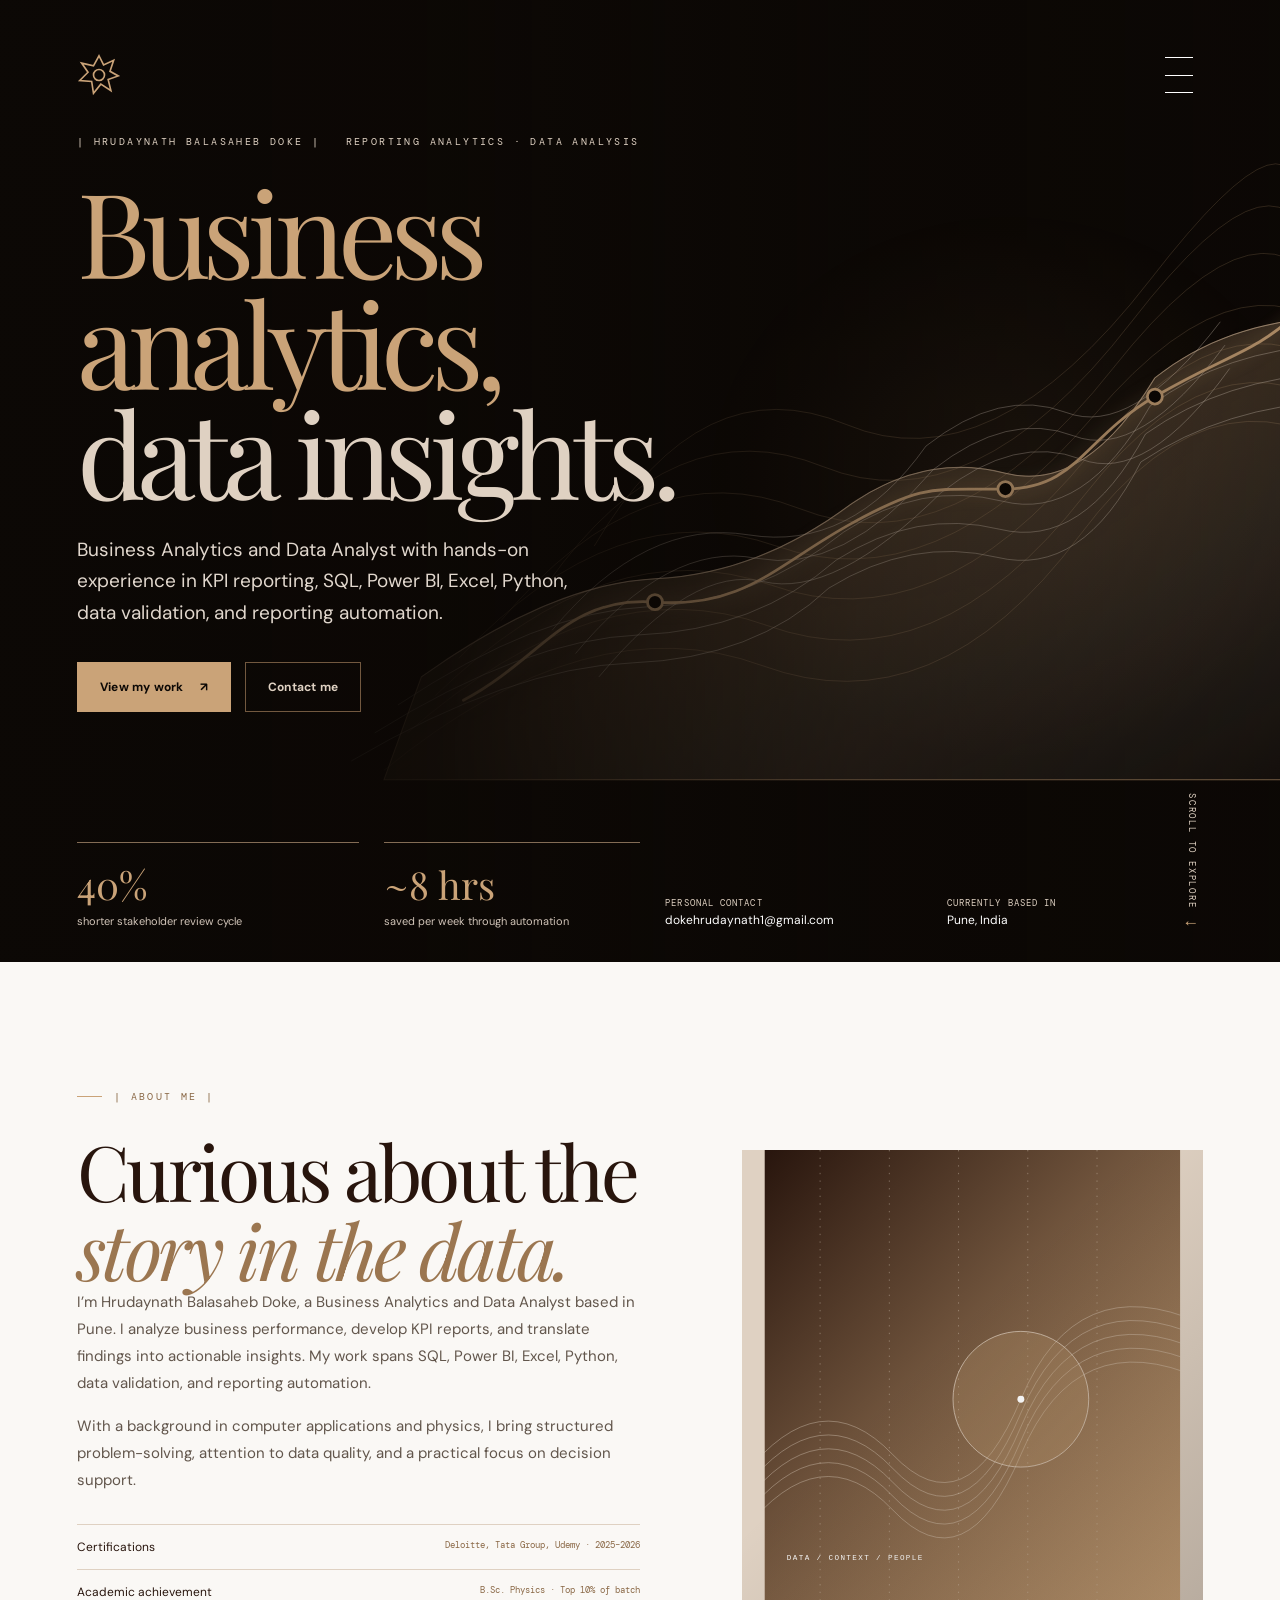
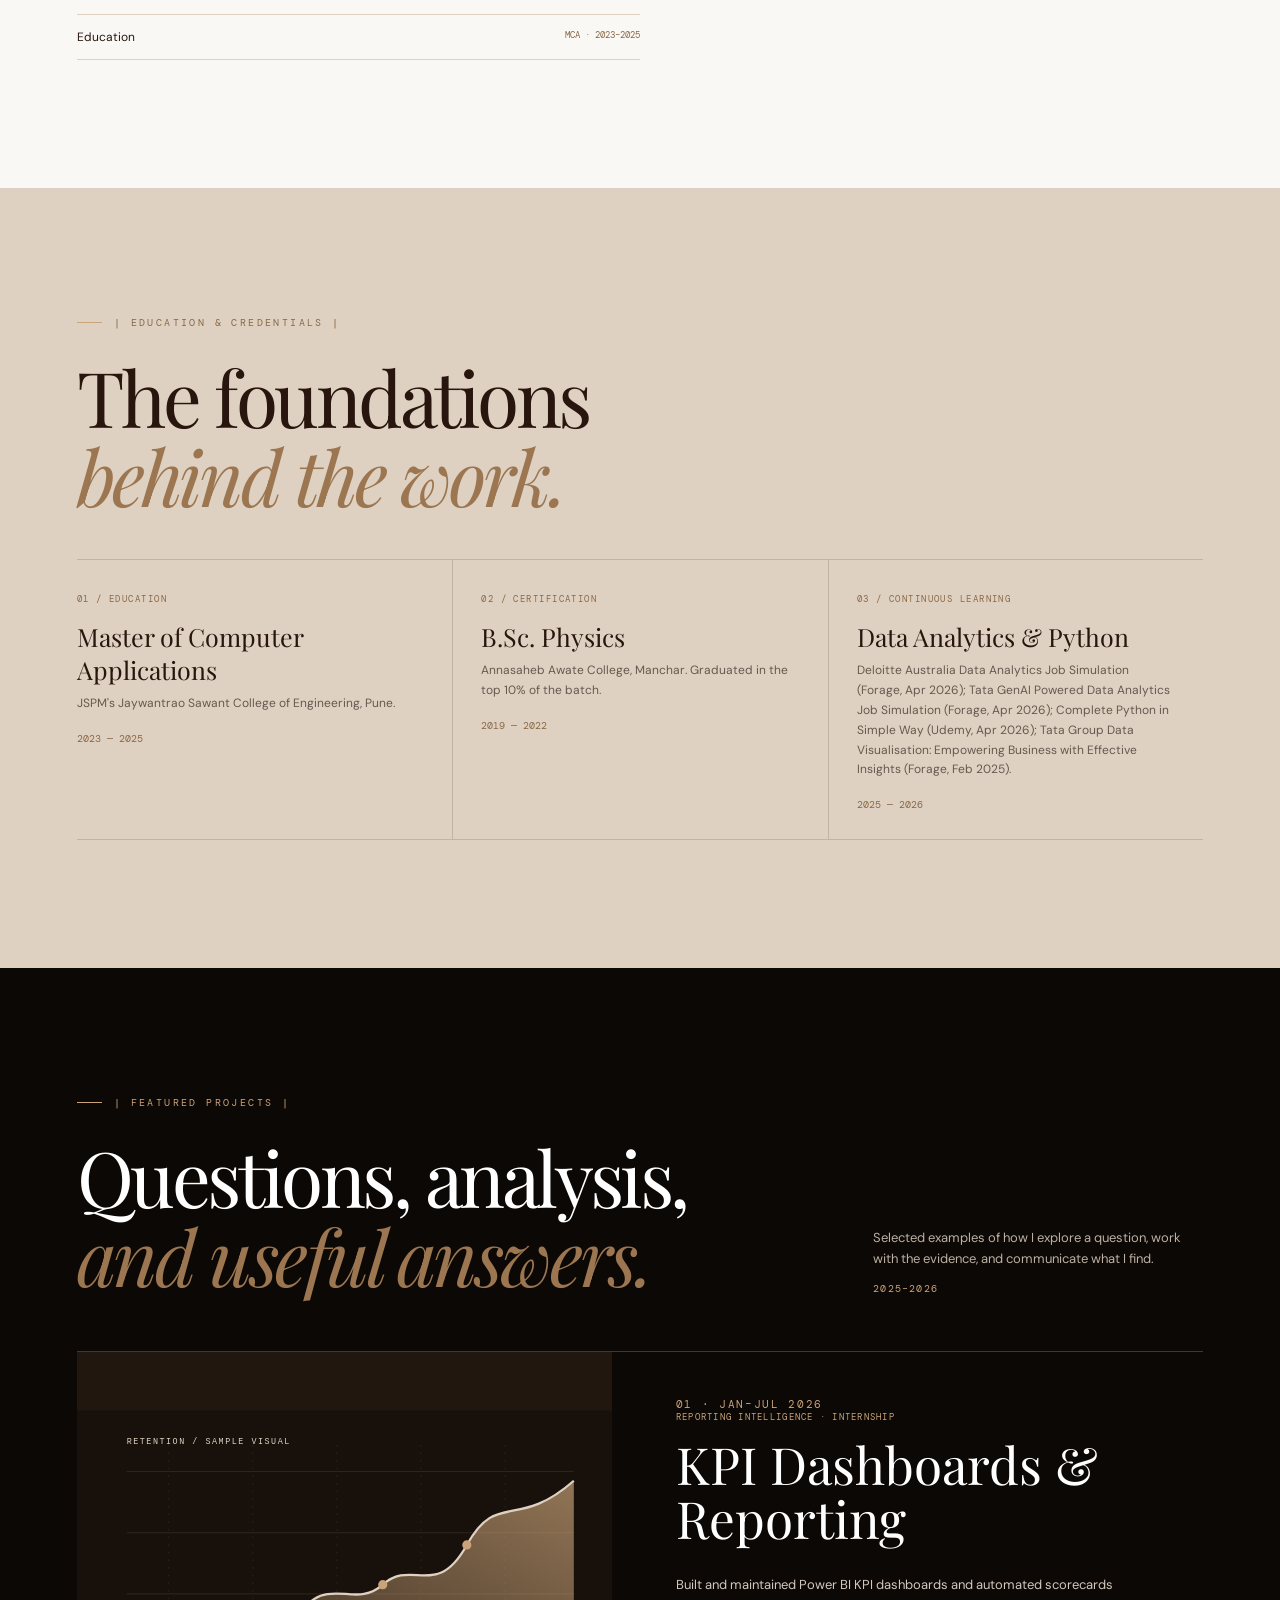
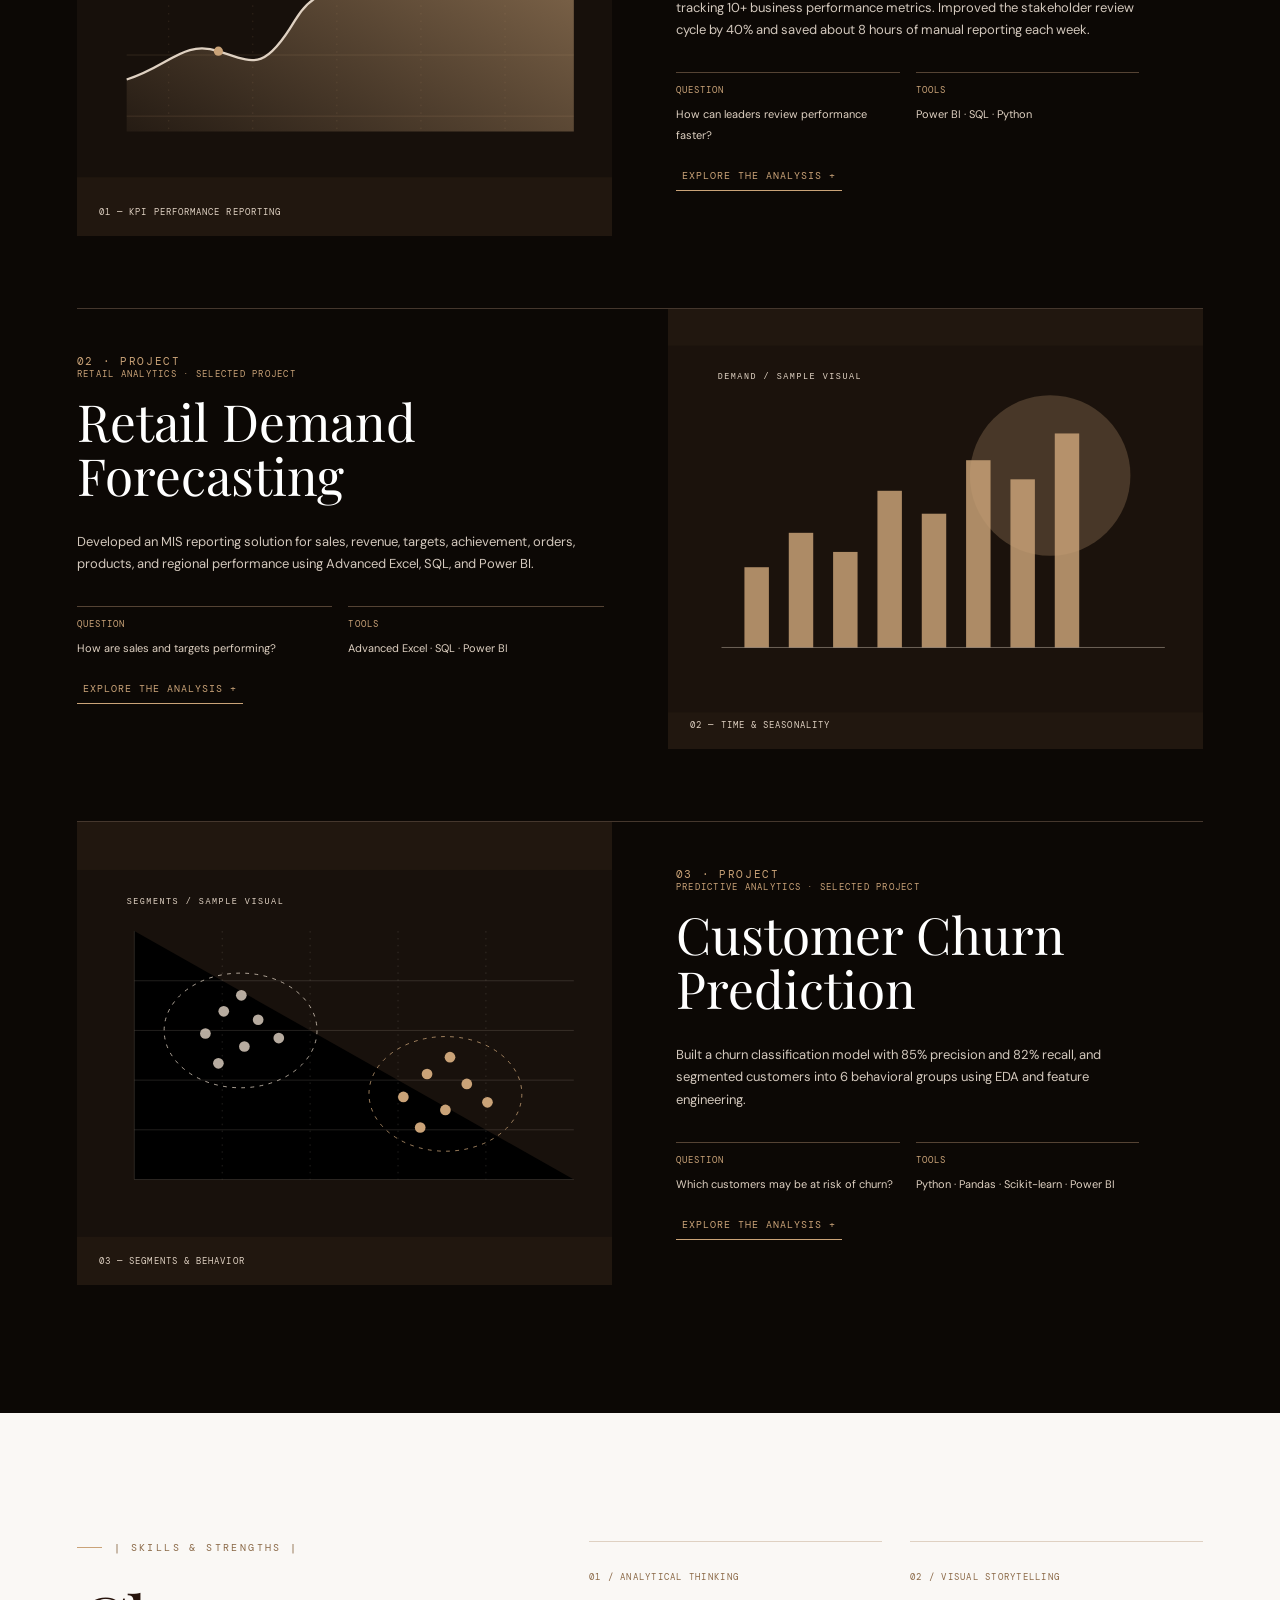
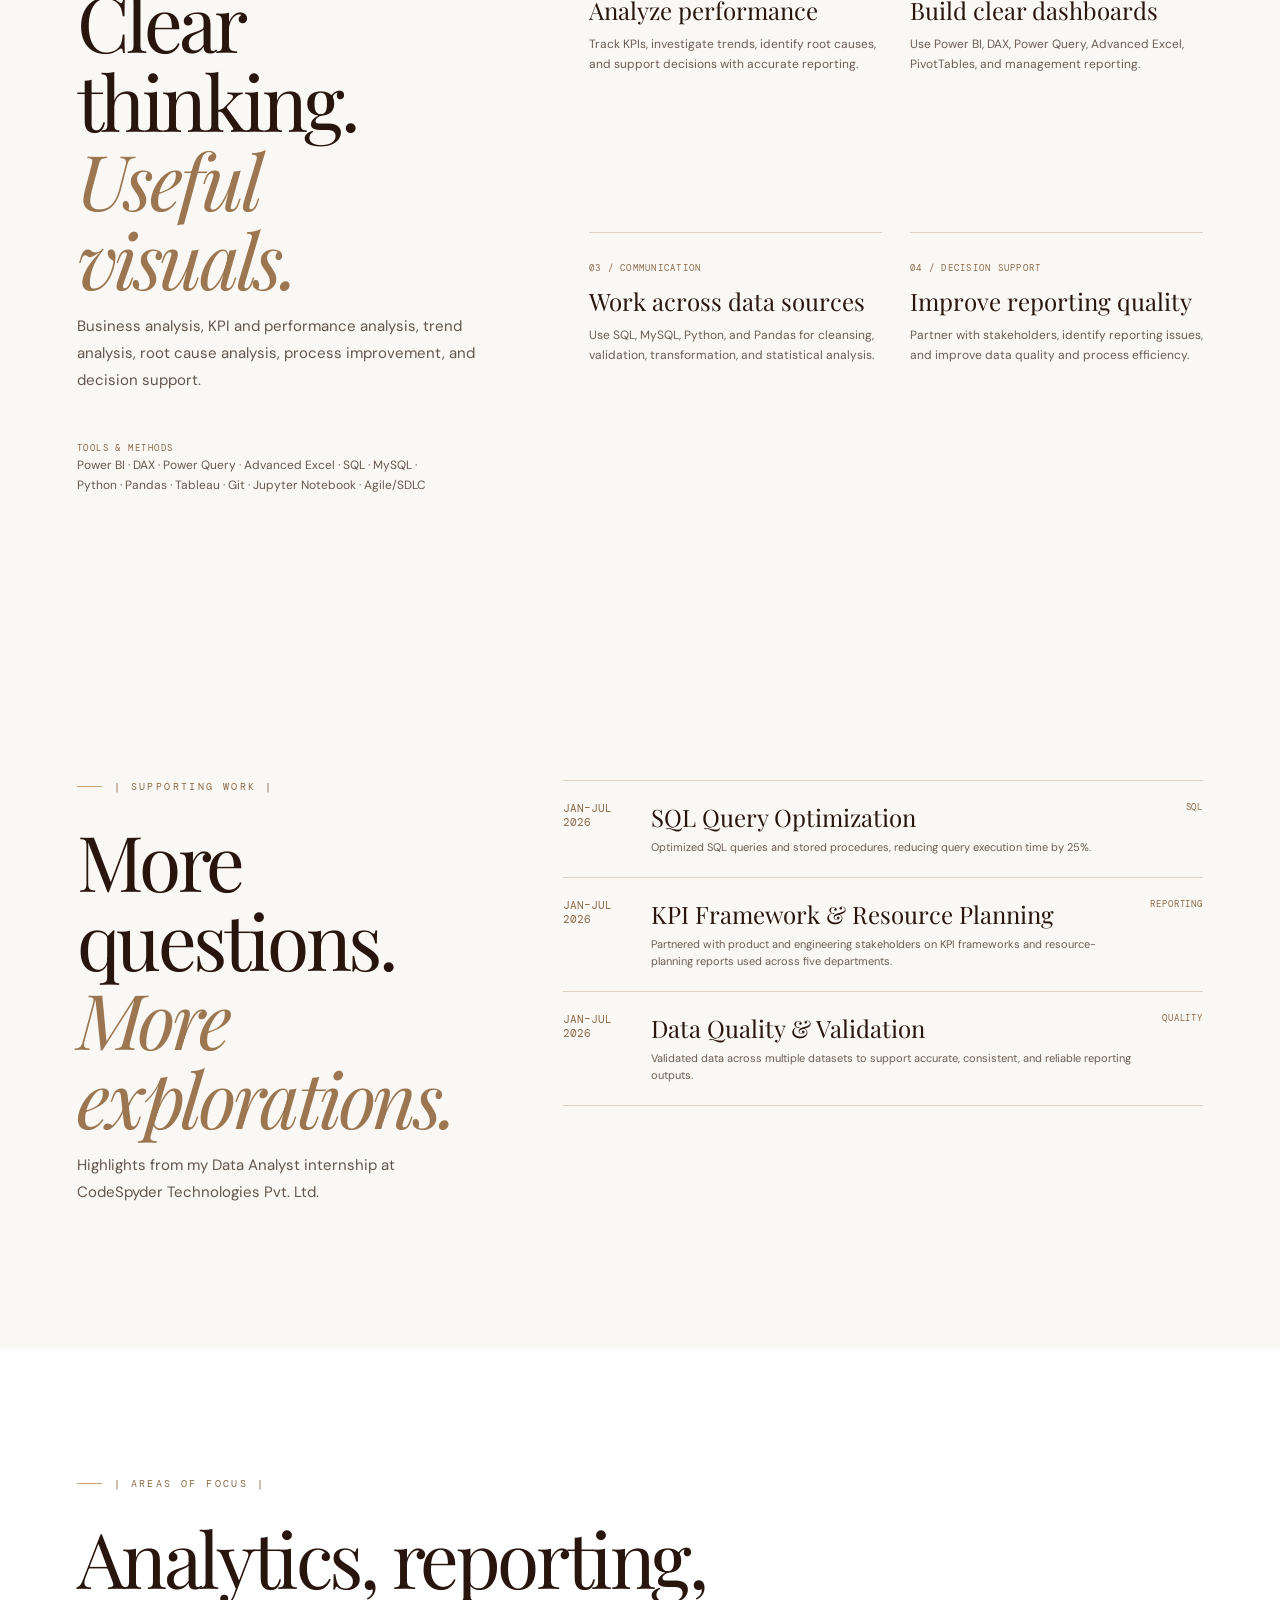
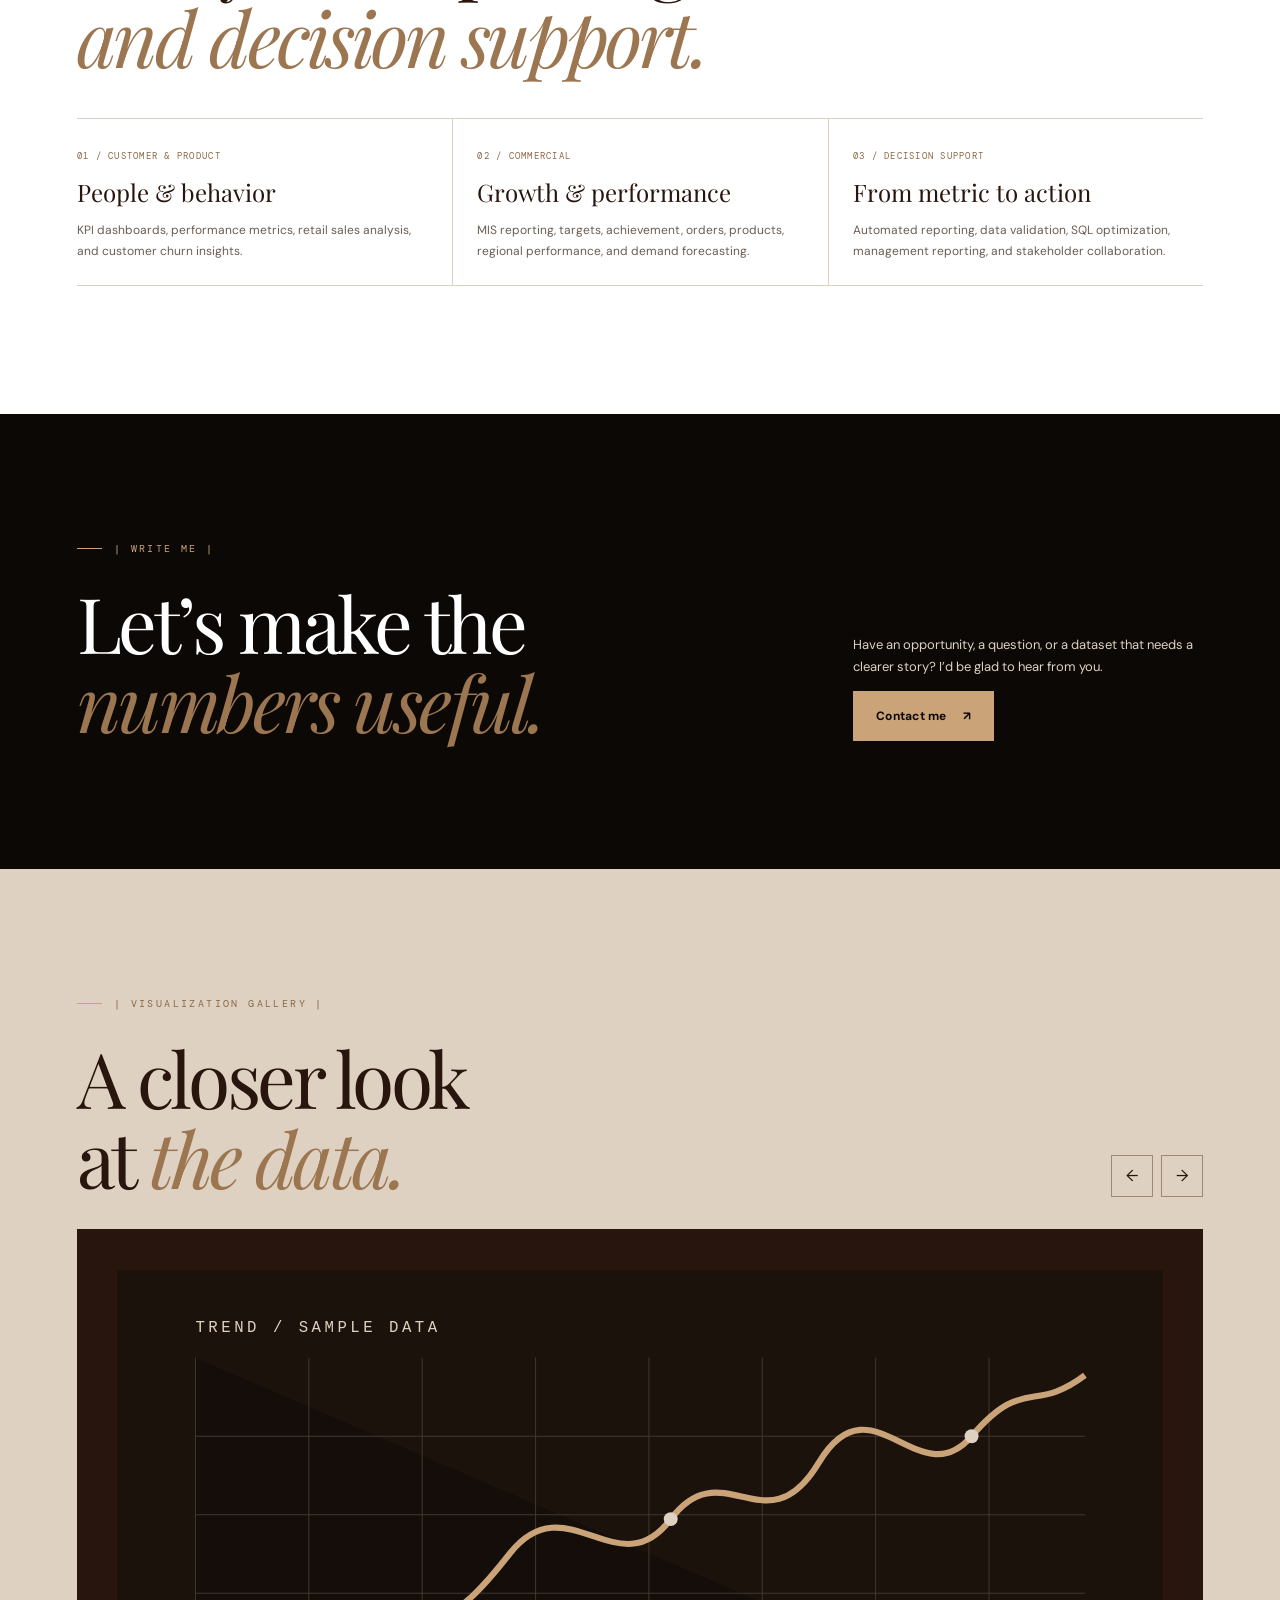
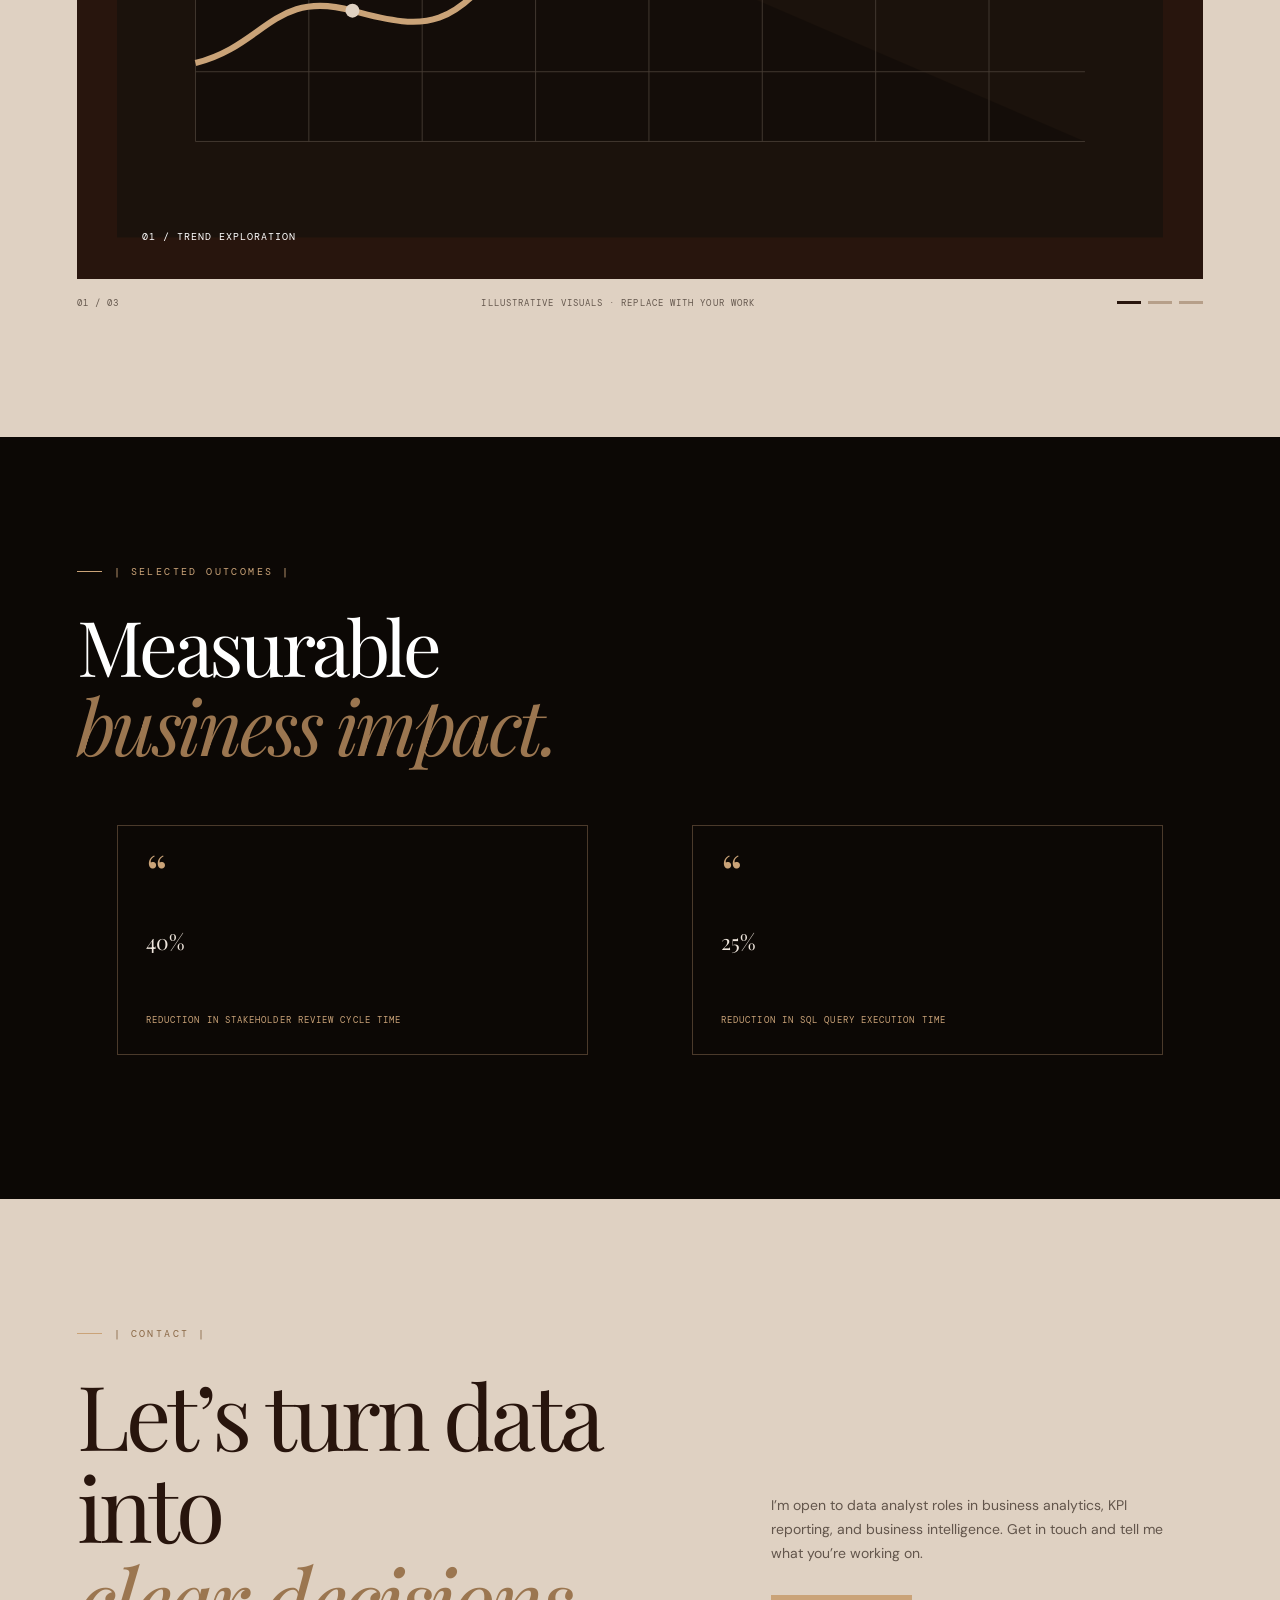
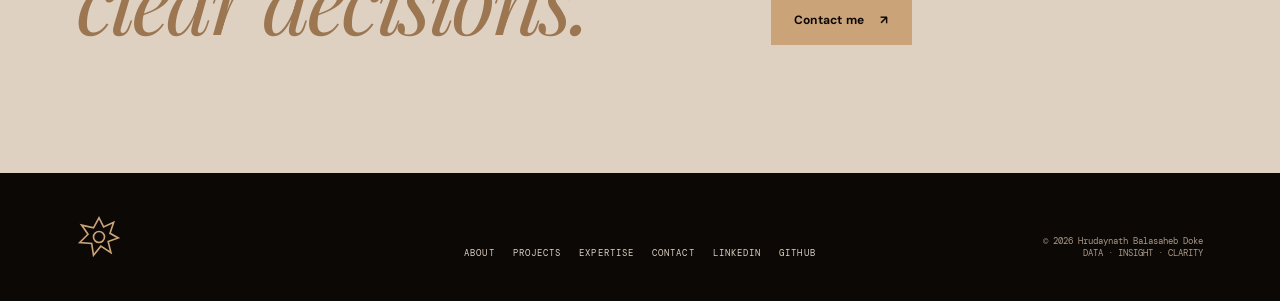
<file: index.html>
<!doctype html>
<html lang="en">
<head>
  <meta charset="utf-8"><meta name="viewport" content="width=device-width,initial-scale=1"><meta name="theme-color" content="#0c0805">
  <meta name="description" content="Hrudaynath Balasaheb Doke — data analyst portfolio, selected projects, visualization work, and contact details.">
  <title>Hrudaynath Balasaheb Doke — Data Analyst</title>
  <link rel="preconnect" href="https://fonts.googleapis.com"><link rel="preconnect" href="https://fonts.gstatic.com" crossorigin>
  <link href="https://fonts.googleapis.com/css2?family=DM+Mono:wght@400;500&family=DM+Sans:wght@400;500;600;700&family=Playfair+Display:wght@400;500;600&display=swap" rel="stylesheet">
  <style>
    :root{--black:#0c0805;--dark:#28150d;--brown:#513827;--gold:#caa378;--sand:#dfd1c2;--white:#fff;--paper:#faf8f5;--muted:#75685f;--line:#dfd1c2;--serif:'Playfair Display',Georgia,serif;--sans:'DM Sans',Arial,sans-serif;--mono:'DM Mono',monospace;--gutter:clamp(22px,6vw,94px);--max:1440px}
    *{box-sizing:border-box}html{scroll-behavior:smooth;scroll-padding-top:80px}body{margin:0;background:var(--paper);color:var(--dark);font-family:var(--sans);-webkit-font-smoothing:antialiased}a{color:inherit;text-decoration:none}button{font:inherit;color:inherit}::selection{background:var(--gold);color:var(--black)}
    .wrap{width:min(100%,var(--max));margin:0 auto}.topbar{position:absolute;z-index:15;top:0;left:0;width:100%;display:flex;align-items:center;justify-content:space-between;padding:clamp(22px,4vw,52px) var(--gutter);color:var(--white)}.logo{width:44px;height:44px;display:grid;place-items:center}.logo svg{width:100%;height:100%;fill:none;stroke:var(--gold);stroke-width:1.8}.menu-button{width:48px;height:48px;border:0;background:none;display:grid;place-items:center;cursor:pointer}.menu-button span,.menu-button:before,.menu-button:after{content:"";display:block;width:28px;height:1px;background:#fff;transition:transform .3s,opacity .3s}.menu-button{gap:6px}.menu-button[aria-expanded=true] span{opacity:0}.menu-button[aria-expanded=true]:before{transform:translateY(7px) rotate(45deg)}.menu-button[aria-expanded=true]:after{transform:translateY(-7px) rotate(-45deg)}.menu-overlay{position:fixed;z-index:14;inset:0;background:rgba(12,8,5,.98);color:var(--white);display:flex;align-items:center;justify-content:center;opacity:0;visibility:hidden;transition:opacity .35s,visibility .35s}.menu-overlay.open{opacity:1;visibility:visible}.menu-overlay nav{display:grid;gap:14px;text-align:center}.menu-overlay a{font:clamp(30px,6vw,68px)/1.05 var(--serif);transition:color .2s}.menu-overlay a:hover{color:var(--gold)}.menu-note{position:absolute;bottom:35px;font:10px var(--mono);letter-spacing:.18em;color:#ab9a89;text-transform:uppercase}
    .hero{min-height:900px;min-height:max(790px,100svh);background:var(--black);color:var(--white);position:relative;display:flex;align-items:center;overflow:hidden;padding:135px var(--gutter) 250px}.hero:after{content:"";position:absolute;inset:0;background:linear-gradient(90deg,rgba(12,8,5,.99) 0%,rgba(12,8,5,.88) 34%,rgba(12,8,5,.34) 67%,rgba(12,8,5,.12) 100%);pointer-events:none;z-index:1}.hero-copy{position:relative;z-index:3;max-width:740px}.kicker,.section-kicker{font:10px var(--mono);letter-spacing:.24em;text-transform:uppercase}.kicker{color:var(--sand);margin-bottom:28px}.hero h1{font:400 clamp(62px,9.2vw,132px)/.94 var(--serif);letter-spacing:-.065em;margin:0 0 26px;color:var(--gold);max-width:850px}.hero h1 span{color:var(--sand)}.hero-sub{font-size:clamp(15px,1.5vw,19px);color:#e1d7cd;max-width:490px;line-height:1.65;margin:0}.hero-actions{display:flex;gap:14px;margin-top:34px;flex-wrap:wrap}.btn{display:inline-flex;align-items:center;gap:16px;padding:16px 22px;background:var(--gold);color:var(--black);font-size:12px;font-weight:700;letter-spacing:.02em;border:1px solid var(--gold);transition:background .25s,color .25s,transform .25s}.btn:hover{background:transparent;color:var(--gold);transform:translateY(-3px)}.btn.outline{background:transparent;color:var(--sand);border-color:#72583f}.btn.outline:hover{background:var(--sand);color:var(--black)}.hero-art{position:absolute;right:-3%;top:5%;height:88%;width:73%;z-index:0;opacity:.95;transform:translate3d(var(--px,0),var(--py,0),0);transition:transform .25s ease-out}.hero-art svg{width:100%;height:100%;overflow:visible}.hero-grid{stroke:#caa378;stroke-opacity:.25;fill:none;stroke-width:1}.hero-surface{fill:url(#surface);stroke:#caa378;stroke-opacity:.66;stroke-width:1.1}.hero-surface2{fill:none;stroke:#dfd1c2;stroke-opacity:.42;stroke-width:1}.hero-path{fill:none;stroke:#caa378;stroke-width:3;stroke-linecap:round;stroke-dasharray:1200;stroke-dashoffset:1200;filter:drop-shadow(0 0 9px #caa37899)}.motion .hero-path{animation:draw 3s .5s ease forwards}.hero-point{fill:var(--black);stroke:var(--gold);stroke-width:3;cursor:pointer;transform-box:fill-box;transform-origin:center;animation:glow 2.4s ease-in-out infinite}.hero-point:nth-of-type(2){animation-delay:.4s}.hero-point:nth-of-type(3){animation-delay:.8s}.hero-tooltip{position:absolute;z-index:4;right:18%;top:48%;background:#fff;color:var(--dark);padding:13px 16px;min-width:175px;font-size:10px;line-height:1.6;box-shadow:0 8px 30px #0005;opacity:0;transform:translateY(7px);transition:.2s}.hero-tooltip.visible{opacity:1;transform:none}.hero-tooltip b{display:block;font:15px var(--serif)}.hero-tooltip small{font:9px var(--mono);color:var(--muted);letter-spacing:.1em}.hero-bottom{position:absolute;z-index:3;left:var(--gutter);right:var(--gutter);bottom:34px;display:grid;grid-template-columns:1.1fr 1fr 1fr 1fr;gap:25px;align-items:end}.hero-stat{border-top:1px solid #836c55;padding-top:15px}.hero-stat strong{display:block;font:400 clamp(27px,3vw,42px) var(--serif);color:var(--gold)}.hero-stat span{display:block;font-size:11px;color:#d1c4b8;margin-top:4px}.contact-mini{font:9px var(--mono);letter-spacing:.12em;color:#dfd1c2;line-height:1.9;text-transform:uppercase}.contact-mini a{display:block;font:12px var(--sans);letter-spacing:0;text-transform:none;color:#fff}.hero-scroll{position:absolute;bottom:32px;right:var(--gutter);z-index:3;font:9px var(--mono);letter-spacing:.2em;text-transform:uppercase;color:#dfd1c2;writing-mode:vertical-rl}.hero-scroll:after{content:'↓';font-size:17px;color:var(--gold);margin-top:9px}
    .section{padding:clamp(72px,10vw,138px) var(--gutter)}.section-kicker{color:#8a6846;display:flex;align-items:center;gap:12px;margin-bottom:28px}.section-kicker:before{content:"";width:25px;height:1px;background:var(--gold)}.title{font:400 clamp(39px,6vw,78px)/1.03 var(--serif);letter-spacing:-.045em;margin:0}.title em{font-weight:400;color:#9b7650}.about{display:grid;grid-template-columns:1.1fr .9fr;gap:8vw;align-items:center}.about-text{font-size:15px;line-height:1.8;color:#62564c;max-width:650px}.about-text p{margin:0 0 16px}.about-art{height:450px;background:var(--sand);position:relative;overflow:hidden}.about-art svg{width:100%;height:100%}.about-art:after{content:"";position:absolute;inset:0;background:linear-gradient(135deg,transparent 42%,rgba(12,8,5,.18))}.award-list{margin:30px 0 0;padding:0;list-style:none;border-top:1px solid var(--line)}.award-list li{padding:14px 0;border-bottom:1px solid var(--line);font-size:12px;display:flex;justify-content:space-between;gap:18px}.award-list span{font:9px var(--mono);color:#8a6846;white-space:nowrap}
    .credentials{background:#dfd1c2}.credential-grid{display:grid;grid-template-columns:repeat(3,1fr);gap:0;margin-top:44px;border-top:1px solid #c5b3a2;border-bottom:1px solid #c5b3a2}.credential{padding:26px 28px 28px 0}.credential+.credential{border-left:1px solid #c5b3a2;padding-left:28px}.credential small{font:9px var(--mono);letter-spacing:.16em;color:#8a6846}.credential h3{font:25px var(--serif);font-weight:400;margin:13px 0 8px}.credential p{font-size:12px;line-height:1.65;color:#65584e;margin:0}.credential .year{font:10px var(--mono);margin-top:18px;color:#8a6846}
    .main-work{background:var(--black);color:var(--white)}.main-work .section-kicker{color:var(--gold)}.main-work .section-kicker:before{background:var(--gold)}.main-work .title{max-width:900px}.work-intro{display:flex;justify-content:space-between;align-items:end;gap:30px;margin-bottom:56px}.work-intro p{font-size:13px;color:#bdb0a3;max-width:330px;line-height:1.6}.work-years{font:10px var(--mono);letter-spacing:.12em;color:var(--gold);white-space:nowrap}.work-list{display:grid;gap:72px}.work-item{display:grid;grid-template-columns:.95fr 1.05fr;min-height:440px;border-top:1px solid #45372d}.work-item:nth-child(even){grid-template-columns:1.05fr .95fr}.work-item:nth-child(even) .work-visual{order:2}.work-item:nth-child(even) .work-details{order:1;padding-left:0;padding-right:clamp(25px,5vw,74px)}.work-visual{min-height:420px;position:relative;overflow:hidden;background:#21170f;display:grid;place-items:center}.work-visual svg{width:100%;height:100%;position:absolute;inset:0;transition:transform .7s}.work-item:hover .work-visual svg{transform:scale(1.035)}.visual-caption{position:absolute;left:22px;bottom:18px;font:9px var(--mono);letter-spacing:.12em;color:#dfd1c2;text-transform:uppercase}.work-details{padding:45px clamp(25px,5vw,74px);display:flex;flex-direction:column;justify-content:center}.work-year{font:11px var(--mono);letter-spacing:.15em;color:var(--gold)}.work-details h3{font:400 clamp(34px,4vw,56px)/1.05 var(--serif);margin:15px 0}.work-type{font:9px var(--mono);letter-spacing:.14em;color:#caa378;text-transform:uppercase}.work-details p{font-size:13px;line-height:1.75;color:#d3c8bd;max-width:520px}.work-meta{display:grid;grid-template-columns:1fr 1fr;gap:16px;margin:17px 0 24px}.work-meta div{border-top:1px solid #554334;padding-top:11px}.work-meta small{display:block;font:9px var(--mono);color:#caa378;letter-spacing:.12em;text-transform:uppercase;margin-bottom:6px}.work-meta span{font-size:11px;color:#dfd1c2}.more-link{align-self:flex-start;border-bottom:1px solid var(--gold);padding-bottom:8px;font:10px var(--mono);letter-spacing:.1em;text-transform:uppercase;color:var(--gold);background:none;border-top:0;border-left:0;border-right:0;cursor:pointer}.case-extra{display:none;color:#e9ded4;font-size:12px;line-height:1.7;padding:15px 0 0}.work-item.expanded .case-extra{display:block;animation:fadeUp .4s both}.case-extra ul{padding-left:18px}.work-item.expanded .more-link:after{content:' −'}.more-link:after{content:' +'}
    .features{display:grid;grid-template-columns:.8fr 1.2fr;gap:8vw}.feature-list{display:grid;grid-template-columns:1fr 1fr;gap:0 28px}.feature{padding:22px 0;border-top:1px solid var(--line)}.feature small{font:9px var(--mono);color:#8a6846;letter-spacing:.14em}.feature h3{font:24px var(--serif);font-weight:400;margin:9px 0}.feature p{font-size:12px;line-height:1.65;color:#6a5d53;margin:0}.gallery-band{background:var(--sand);overflow:hidden}.gallery-head{display:flex;justify-content:space-between;align-items:end;gap:20px;margin-bottom:32px}.gallery-controls{display:flex;gap:8px}.gallery-controls button,.gallery-dot{border:1px solid #9d8873;background:transparent;width:42px;height:42px;display:grid;place-items:center;cursor:pointer;transition:background .2s,color .2s}.gallery-controls button:hover,.gallery-dot.active{background:var(--dark);color:white}.gallery-stage{height:clamp(300px,52vw,650px);position:relative;overflow:hidden;background:#28150d}.gallery-slide{position:absolute;inset:0;opacity:0;transform:scale(1.04);transition:opacity .55s,transform .8s;display:grid;place-items:center}.gallery-slide.active{opacity:1;transform:scale(1)}.gallery-slide svg{width:100%;height:100%}.gallery-slide figcaption{position:absolute;left:25px;bottom:20px;color:#fff;font:10px var(--mono);letter-spacing:.1em;text-transform:uppercase}.gallery-bottom{display:flex;justify-content:space-between;align-items:center;margin-top:18px;font:9px var(--mono);letter-spacing:.12em;color:#65584e}.gallery-dots{display:flex;gap:7px}.gallery-dot{width:24px;height:3px;padding:0;border:0;background:#b69f89}.gallery-dot.active{background:var(--dark)}
    .support{display:grid;grid-template-columns:.75fr 1.25fr;gap:8vw}.support-list{border-top:1px solid var(--line)}.support-item{display:grid;grid-template-columns:68px 1fr auto;gap:20px;padding:20px 0;border-bottom:1px solid var(--line);align-items:start}.support-year{font:11px var(--mono);color:#8a6846}.support-item h3{font:24px var(--serif);font-weight:400;margin:0 0 6px}.support-item p{font-size:11px;line-height:1.6;color:#6a5d53;margin:0;max-width:540px}.support-tag{font:9px var(--mono);letter-spacing:.1em;color:#8a6846;text-transform:uppercase}.disciplines{background:#fff}.discipline-grid{display:grid;grid-template-columns:repeat(3,1fr);margin-top:42px;border-top:1px solid var(--line);border-bottom:1px solid var(--line)}.discipline{padding:24px 24px 24px 0}.discipline+.discipline{border-left:1px solid var(--line);padding-left:24px}.discipline small{font:9px var(--mono);letter-spacing:.14em;color:#8a6846}.discipline h3{font:24px var(--serif);font-weight:400;margin:12px 0}.discipline p{font-size:12px;line-height:1.7;color:#6a5d53;margin:0}.write-me{background:var(--black);color:var(--white);display:grid;grid-template-columns:1fr auto;align-items:end;gap:30px}.write-me .section-kicker{color:var(--gold)}.write-me .title{max-width:750px}.write-me p{max-width:350px;color:#dfd1c2;font-size:13px;line-height:1.7}.write-me .btn{white-space:nowrap}
    .testimonials{background:var(--black);color:var(--white)}.testimonials .section-kicker{color:var(--gold)}.quote-grid{display:grid;grid-template-columns:1fr 1fr;gap:24px;margin-top:45px}.quote{padding:28px;border:1px solid #4b3a2b;min-height:230px;display:flex;flex-direction:column;justify-content:space-between}.quote-mark{font:52px var(--serif);color:var(--gold);line-height:.7}.quote p{font:21px/1.45 var(--serif);color:#eee5dc;margin:28px 0}.quote cite{font:9px var(--mono);letter-spacing:.12em;color:var(--gold);font-style:normal;text-transform:uppercase}.hire{background:#dfd1c2;display:grid;grid-template-columns:1fr .7fr;gap:6vw;align-items:end}.hire .title{font-size:clamp(46px,7vw,94px)}.hire p{color:#62554b;font-size:14px;line-height:1.7;max-width:410px}.hire .btn{margin-top:15px}.footer{background:var(--black);color:#ddd0c4;padding:42px var(--gutter);display:grid;grid-template-columns:1fr 1fr 1fr;gap:20px;align-items:end}.footer .logo{justify-self:start}.footer-nav{display:flex;gap:18px;flex-wrap:wrap;justify-content:center;font:9px var(--mono);letter-spacing:.12em;text-transform:uppercase}.copyright{text-align:right;font:9px var(--mono);color:#aa9887}
    .reveal{opacity:0;transform:translateY(26px);transition:opacity .7s,transform .7s cubic-bezier(.2,.7,.2,1)}.reveal.in{opacity:1;transform:none}.reveal.in .draw-path{animation:draw 2s ease both}.scroll-progress{position:fixed;z-index:25;top:0;left:0;height:3px;width:0;background:var(--gold)}.modal{position:fixed;inset:0;background:#0c0805ee;z-index:30;display:none;place-items:center;padding:24px}.modal.open{display:grid}.modal-card{background:var(--paper);max-width:560px;width:100%;padding:clamp(28px,5vw,55px);position:relative}.modal-card h2{font:38px var(--serif);font-weight:400;margin:0 0 12px}.modal-card p{font-size:13px;line-height:1.7;color:#62554b}.modal-close{position:absolute;right:15px;top:12px;border:0;background:none;font-size:26px;cursor:pointer}.sr-only{position:absolute;width:1px;height:1px;padding:0;margin:-1px;overflow:hidden;clip:rect(0,0,0,0);white-space:nowrap;border:0}
    @keyframes draw{to{stroke-dashoffset:0}}@keyframes glow{0%,100%{filter:drop-shadow(0 0 0 #caa37800)}50%{filter:drop-shadow(0 0 9px #caa378)}}@keyframes fadeUp{from{opacity:0;transform:translateY(8px)}to{opacity:1;transform:none}}
    @media(max-width:900px){.hero{min-height:880px}.hero-art{width:100%;height:65%;top:16%;right:-20%;opacity:.7}.hero:after{background:linear-gradient(90deg,rgba(12,8,5,.96),rgba(12,8,5,.48) 75%,rgba(12,8,5,.28))}.hero-bottom{grid-template-columns:repeat(2,1fr);gap:16px;bottom:35px}.hero-scroll{display:none}.about,.features,.support{grid-template-columns:1fr;gap:38px}.about-art{height:360px}.work-item,.work-item:nth-child(even){grid-template-columns:1fr}.work-item:nth-child(even) .work-visual,.work-item:nth-child(even) .work-details{order:initial}.work-visual{min-height:380px}.work-details,.work-item:nth-child(even) .work-details{padding:30px 0}.work-list{gap:42px}.credential-grid{grid-template-columns:1fr}.credential+.credential{border-left:0;border-top:1px solid #c5b3a2;padding-left:0}.credential{padding:23px 0}.discipline-grid{grid-template-columns:1fr}.discipline+.discipline{border-left:0;border-top:1px solid var(--line);padding-left:0}.write-me{grid-template-columns:1fr}.hire{grid-template-columns:1fr;gap:20px}.footer{grid-template-columns:1fr 1fr}.footer-nav{justify-content:flex-end}.copyright{grid-column:1/-1;text-align:left}}
    @media(max-width:600px){.topbar{padding-top:20px}.hero{min-height:850px;padding-top:135px;padding-bottom:300px;align-items:flex-start}.hero h1{font-size:clamp(58px,15vw,88px)}.hero-art{width:140%;height:48%;right:-43%;top:31%;opacity:.55}.hero:after{background:linear-gradient(180deg,rgba(12,8,5,.98),rgba(12,8,5,.82) 48%,rgba(12,8,5,.4))}.hero-tooltip{right:8%;top:53%}.hero-bottom{grid-template-columns:1fr 1fr;gap:12px;left:var(--gutter);right:var(--gutter);bottom:26px}.hero-stat strong{font-size:27px}.hero-stat span{font-size:9px}.contact-mini{font-size:8px}.contact-mini a{font-size:11px}.hero-actions{gap:9px}.btn{padding:14px 15px}.section{padding-top:76px;padding-bottom:76px}.about-art{height:270px}.work-intro{display:block}.work-years{display:block;margin-top:20px}.work-visual{min-height:300px}.work-details h3{font-size:38px}.work-meta{grid-template-columns:1fr 1fr}.feature-list{grid-template-columns:1fr}.gallery-head{display:block}.gallery-controls{margin-top:20px}.gallery-stage{height:360px}.support-item{grid-template-columns:45px 1fr;gap:12px}.support-tag{grid-column:2}.quote-grid{grid-template-columns:1fr}.quote{min-height:210px}.footer{grid-template-columns:1fr}.footer-nav{justify-content:flex-start}.copyright{grid-column:auto}.menu-overlay a{font-size:40px}}
    @media(prefers-reduced-motion:reduce){*,*:before,*:after{scroll-behavior:auto!important;animation-duration:.001ms!important;animation-iteration-count:1!important;transition-duration:.001ms!important}}
  </style>
</head>
<body class="motion">
  <div class="scroll-progress" id="scrollProgress" aria-hidden="true"></div>
  <header class="topbar"><a class="logo" href="#home" aria-label="Hrudaynath Balasaheb Doke home"><svg viewBox="0 0 48 48"><path d="M24 3l5 10 11-5-4 12 9 5-11 4 3 12-11-7-8 10-2-13-13-1 9-9-7-10 13 3z"/><circle cx="24" cy="24" r="6"/></svg></a><button id="menuButton" class="menu-button" aria-label="Open navigation" aria-expanded="false" aria-controls="menuOverlay"><span></span></button></header>
  <div class="menu-overlay" id="menuOverlay"><nav aria-label="Main menu"><a href="#home">Home</a><a href="#about">About me</a><a href="filmography.html">Filmography</a><a href="project.html?case=kpi-reporting">Project detail</a><a href="#skills">Expertise</a><a href="#gallery">Gallery</a><a href="contacts.html">Contacts</a></nav><div class="menu-note">Hrudaynath Balasaheb Doke · Data Analyst</div></div>
  <main id="home">
    <section class="hero" aria-label="Introduction">
      <div class="hero-copy"><div class="kicker">| Hrudaynath Balasaheb Doke | &nbsp; REPORTING ANALYTICS · DATA ANALYSIS</div><h1>Business analytics,<br><span>data insights.</span></h1><p class="hero-sub">Business Analytics and Data Analyst with hands-on experience in KPI reporting, SQL, Power BI, Excel, Python, data validation, and reporting automation.</p><div class="hero-actions"><a class="btn" href="#main-work">View my work <span>↗</span></a><a class="btn outline" href="contacts.html">Contact me</a></div></div>
      <div class="hero-art" id="heroArt" aria-label="Animated illustrative data landscape"><svg viewBox="0 0 1000 740" role="img" aria-labelledby="heroChartTitle"><title id="heroChartTitle">Illustrative data landscape with interactive points</title><defs><linearGradient id="surface" x1="0" y1="0" x2="1" y2="1"><stop stop-color="#caa378" stop-opacity=".02"/><stop offset=".5" stop-color="#caa378" stop-opacity=".27"/><stop offset="1" stop-color="#dfd1c2" stop-opacity=".04"/></linearGradient><radialGradient id="glow"><stop stop-color="#caa378" stop-opacity=".5"/><stop offset="1" stop-color="#caa378" stop-opacity="0"/></radialGradient></defs><ellipse cx="670" cy="380" rx="340" ry="300" fill="url(#glow)" opacity=".2"/><g class="hero-grid"><path d="M80 570Q250 390 420 450T760 310T1050 250"/><path d="M55 610Q240 430 415 492T755 352T1055 292"/><path d="M25 650Q230 470 410 535T750 395T1060 335"/><path d="M0 690Q220 510 405 578T745 438T1070 378"/><path d="M125 530Q280 345 445 410T780 260T1020 205"/><path d="M175 490Q310 300 470 365T800 210T1000 160"/><path d="M225 450Q340 255 495 320T820 165T980 115"/></g><path class="hero-surface" d="M40 590Q180 490 290 485T500 405Q580 350 665 372T825 270Q900 210 1010 205V700H0Z"/><g class="hero-surface2"><path d="M40 590Q180 490 290 485T500 405Q580 350 665 372T825 270Q900 210 1010 205"/><path d="M15 620Q165 520 282 515T492 435Q575 380 662 402T820 300Q900 240 1012 235"/><path d="M-10 650Q150 550 274 545T484 465Q570 410 659 432T815 330Q900 270 1015 265"/><path d="M-35 680Q135 580 266 575T476 495Q565 440 656 462T810 360Q900 300 1018 295"/><path d="M180 540Q280 420 390 438T580 343Q660 280 730 307T895 210"/><path d="M205 565Q305 445 398 463T588 368Q668 305 738 332T900 235"/><path d="M230 590Q330 470 406 488T596 393Q676 330 746 357T905 260"/></g><path class="hero-path" d="M85 615C170 570 195 503 290 510S420 470 500 426S588 390 665 389S748 335 825 290S930 244 976 202"/><circle class="hero-point" cx="290" cy="510" r="8"/><circle class="hero-point" cx="665" cy="389" r="8"/><circle class="hero-point" cx="825" cy="290" r="8"/></svg></div>
      <div class="hero-tooltip" id="heroTooltip"><small>FEATURED ANALYSIS</small><b>Business performance</b><span>Explore KPI reporting work</span></div>
      <div class="hero-bottom"><div class="hero-stat"><strong>40%</strong><span>shorter stakeholder review cycle</span></div><div class="hero-stat"><strong>~8 hrs</strong><span>saved per week through automation</span></div><div class="contact-mini">Personal contact<a href="mailto:dokehrudaynath1@gmail.com">dokehrudaynath1@gmail.com</a></div><div class="contact-mini">Currently based in<a href="#about">Pune, India</a></div></div><a class="hero-scroll" href="#about">Scroll to explore</a>
    </section>
    <section class="section about reveal" id="about"><div><div class="section-kicker">| About me |</div><h2 class="title">Curious about the<br><em>story in the data.</em></h2><div class="about-text"><p>I’m Hrudaynath Balasaheb Doke, a Business Analytics and Data Analyst based in Pune. I analyze business performance, develop KPI reports, and translate findings into actionable insights. My work spans SQL, Power BI, Excel, Python, data validation, and reporting automation.</p><p>With a background in computer applications and physics, I bring structured problem-solving, attention to data quality, and a practical focus on decision support.</p></div><ul class="award-list"><li>Certifications <span>Deloitte, Tata Group, Udemy · 2025–2026</span></li><li>Academic achievement <span>B.Sc. Physics · Top 10% of batch</span></li><li>Education <span>MCA · 2023–2025</span></li></ul></div><div class="about-art"><svg viewBox="0 0 600 650" role="img" aria-label="Abstract data visualization portrait"><defs><linearGradient id="aboutBg" x1="0" y1="0" x2="1" y2="1"><stop stop-color="#28150d"/><stop offset="1" stop-color="#caa378"/></linearGradient></defs><rect width="600" height="650" fill="url(#aboutBg)"/><g fill="none" stroke="#dfd1c2" stroke-opacity=".55"><path d="M-30 470Q80 330 185 440T370 360T630 250"/><path d="M-30 490Q80 350 185 460T370 380T630 270"/><path d="M-30 510Q80 370 185 480T370 400T630 290"/><path d="M-30 530Q80 390 185 500T370 420T630 310"/><path d="M-30 550Q80 410 185 520T370 440T630 330"/><path d="M80 0V650M180 0V650M280 0V650M380 0V650M480 0V650" stroke-dasharray="2 9"/></g><circle cx="370" cy="360" r="98" fill="#caa378" fill-opacity=".22" stroke="#dfd1c2" stroke-width="1"/><circle cx="370" cy="360" r="5" fill="#fff"/><text x="32" y="592" fill="#fff" font-family="monospace" font-size="11" letter-spacing="2">DATA / CONTEXT / PEOPLE</text></svg></div></section>
    <section class="section credentials reveal"><div class="section-kicker">| Education & credentials |</div><h2 class="title">The foundations<br><em>behind the work.</em></h2><div class="credential-grid"><article class="credential"><small>01 / EDUCATION</small><h3>Master of Computer Applications</h3><p>JSPM's Jaywantrao Sawant College of Engineering, Pune.</p><div class="year">2023 — 2025</div></article><article class="credential"><small>02 / CERTIFICATION</small><h3>B.Sc. Physics</h3><p>Annasaheb Awate College, Manchar. Graduated in the top 10% of the batch.</p><div class="year">2019 — 2022</div></article><article class="credential"><small>03 / CONTINUOUS LEARNING</small><h3>Data Analytics & Python</h3><p>Deloitte Australia Data Analytics Job Simulation (Forage, Apr 2026); Tata GenAI Powered Data Analytics Job Simulation (Forage, Apr 2026); Complete Python in Simple Way (Udemy, Apr 2026); Tata Group Data Visualisation: Empowering Business with Effective Insights (Forage, Feb 2025).</p><div class="year">2025 — 2026</div></article></div></section>
    <section class="section main-work reveal" id="main-work"><div class="section-kicker">| Featured projects |</div><div class="work-intro"><h2 class="title">Questions, analysis,<br><em>and useful answers.</em></h2><div><p>Selected examples of how I explore a question, work with the evidence, and communicate what I find.</p><div class="work-years">2025–2026</div></div></div><div class="work-list">
      <article class="work-item"><div class="work-visual"><svg viewBox="0 0 700 480" role="img" aria-label="KPI performance trend visualization, illustrative design"><defs><linearGradient id="work1" x1="0" y1="1" x2="1" y2="0"><stop stop-color="#caa378" stop-opacity=".08"/><stop offset="1" stop-color="#caa378" stop-opacity=".68"/></linearGradient></defs><rect width="700" height="480" fill="#17100b"/><g stroke="#caa378" stroke-opacity=".2"><path d="M65 80H650M65 160H650M65 240H650M65 320H650M65 400H650"/><path d="M120 45V420M230 45V420M340 45V420M450 45V420M560 45V420" stroke-dasharray="2 8"/></g><path d="M65 352C120 335 139 300 185 315S245 342 285 275S361 263 400 228S470 248 510 176S575 158 650 92V420H65Z" fill="url(#work1)"/><path d="M65 352C120 335 139 300 185 315S245 342 285 275S361 263 400 228S470 248 510 176S575 158 650 92" fill="none" stroke="#dfd1c2" stroke-width="3"/><g fill="#caa378"><circle cx="185" cy="315" r="6"/><circle cx="400" cy="228" r="6"/><circle cx="510" cy="176" r="6"/></g><text x="65" y="44" fill="#dfd1c2" font-size="11" font-family="monospace" letter-spacing="2">RETENTION / SAMPLE VISUAL</text></svg><div class="visual-caption">01 — KPI performance reporting</div></div><div class="work-details"><div class="work-year">01 · JAN–JUL 2026</div><div class="work-type">REPORTING INTELLIGENCE · INTERNSHIP</div><h3>KPI Dashboards & Reporting</h3><p>Built and maintained Power BI KPI dashboards and automated scorecards tracking 10+ business performance metrics. Improved the stakeholder review cycle by 40% and saved about 8 hours of manual reporting each week.</p><div class="work-meta"><div><small>Question</small><span>How can leaders review performance faster?</span></div><div><small>Tools</small><span>Power BI · SQL · Python</span></div></div><button class="more-link" type="button" aria-expanded="false">Explore the analysis</button><div class="case-extra"><b>Analysis approach</b><ul><li>Used SQL and Python to extract, clean, transform, and analyze multi-source data.</li><li>Built recurring KPI dashboards and automated scorecards for business performance.</li><li>Partnered with product and engineering stakeholders on KPI and resource-planning reports used across 5 departments.</li></ul></div></div></article>
      <article class="work-item"><div class="work-visual"><svg viewBox="0 0 700 480" role="img" aria-label="Retail sales and demand reporting illustration"><rect width="700" height="480" fill="#1b120c"/><circle cx="500" cy="170" r="105" fill="#caa378" opacity=".26"/><g fill="#caa378" opacity=".84"><rect x="100" y="290" width="32" height="105"/><rect x="158" y="245" width="32" height="150"/><rect x="216" y="270" width="32" height="125"/><rect x="274" y="190" width="32" height="205"/><rect x="332" y="220" width="32" height="175"/><rect x="390" y="150" width="32" height="245"/><rect x="448" y="175" width="32" height="220"/><rect x="506" y="115" width="32" height="280"/></g><path d="M70 395H650" stroke="#dfd1c2" stroke-opacity=".55"/><text x="65" y="44" fill="#dfd1c2" font-size="11" font-family="monospace" letter-spacing="2">DEMAND / SAMPLE VISUAL</text></svg><div class="visual-caption">02 — Time & seasonality</div></div><div class="work-details"><div class="work-year">02 · PROJECT</div><div class="work-type">RETAIL ANALYTICS · SELECTED PROJECT</div><h3>Retail Demand<br>Forecasting</h3><p>Developed an MIS reporting solution for sales, revenue, targets, achievement, orders, products, and regional performance using Advanced Excel, SQL, and Power BI.</p><div class="work-meta"><div><small>Question</small><span>How are sales and targets performing?</span></div><div><small>Tools</small><span>Advanced Excel · SQL · Power BI</span></div></div><button class="more-link" type="button" aria-expanded="false">Explore the analysis</button><div class="case-extra"><b>Analysis approach</b><ul><li>Used SQL to extract, join, filter, and aggregate records from multiple tables for performance reporting.</li><li>Prepared and validated MIS reports with PivotTables, XLOOKUP, SUMIFS, COUNTIFS, formatting, and charts.</li><li>Built Power BI dashboards to analyze performance trends and support management decisions.</li></ul></div></div></article>
      <article class="work-item"><div class="work-visual"><svg viewBox="0 0 700 480" role="img" aria-label="Customer churn and segment visualization, illustrative design"><rect width="700" height="480" fill="#18110c"/><g stroke="#dfd1c2" stroke-opacity=".2"><path d="M75 80V405H650M75 145H650M75 210H650M75 275H650M75 340H650"/><path d="M190 80V405M305 80V405M420 80V405M535 80V405" stroke-dasharray="2 7"/></g><g fill="#dfd1c2" opacity=".82"><circle cx="168" cy="214" r="7"/><circle cx="192" cy="185" r="7"/><circle cx="219" cy="231" r="7"/><circle cx="237" cy="196" r="7"/><circle cx="185" cy="253" r="7"/><circle cx="264" cy="220" r="7"/><circle cx="215" cy="164" r="7"/></g><g fill="#caa378"><circle cx="427" cy="297" r="7"/><circle cx="458" cy="267" r="7"/><circle cx="482" cy="314" r="7"/><circle cx="510" cy="280" r="7"/><circle cx="449" cy="337" r="7"/><circle cx="537" cy="304" r="7"/><circle cx="488" cy="245" r="7"/></g><ellipse cx="214" cy="210" rx="100" ry="75" fill="none" stroke="#dfd1c2" stroke-dasharray="5 7"/><ellipse cx="482" cy="293" rx="100" ry="75" fill="none" stroke="#caa378" stroke-dasharray="5 7"/><text x="65" y="44" fill="#dfd1c2" font-size="11" font-family="monospace" letter-spacing="2">SEGMENTS / SAMPLE VISUAL</text></svg><div class="visual-caption">03 — Segments & behavior</div></div><div class="work-details"><div class="work-year">03 · PROJECT</div><div class="work-type">PREDICTIVE ANALYTICS · SELECTED PROJECT</div><h3>Customer Churn<br>Prediction</h3><p>Built a churn classification model with 85% precision and 82% recall, and segmented customers into 6 behavioral groups using EDA and feature engineering.</p><div class="work-meta"><div><small>Question</small><span>Which customers may be at risk of churn?</span></div><div><small>Tools</small><span>Python · Pandas · Scikit-learn · Power BI</span></div></div><button class="more-link" type="button" aria-expanded="false">Explore the analysis</button><div class="case-extra"><b>Analysis approach</b><ul><li>Built the classification model and segmented customers using exploratory analysis and feature engineering in Python and Pandas.</li><li>Evaluated model performance at 85% precision and 82% recall.</li><li>Delivered a Power BI dashboard showing churn risk and segment-level trends to support retention decisions.</li></ul></div></div></article>
    </div></section>
    <section class="section features reveal" id="skills"><div><div class="section-kicker">| Skills & strengths |</div><h2 class="title">Clear thinking.<br><em>Useful visuals.</em></h2><p class="about-text">Business analysis, KPI and performance analysis, trend analysis, root cause analysis, process improvement, and decision support.</p><div class="credential"><small>TOOLS & METHODS</small><p>Power BI · DAX · Power Query · Advanced Excel · SQL · MySQL · Python · Pandas · Tableau · Git · Jupyter Notebook · Agile/SDLC</p></div></div><div class="feature-list"><article class="feature"><small>01 / ANALYTICAL THINKING</small><h3>Analyze performance</h3><p>Track KPIs, investigate trends, identify root causes, and support decisions with accurate reporting.</p></article><article class="feature"><small>02 / VISUAL STORYTELLING</small><h3>Build clear dashboards</h3><p>Use Power BI, DAX, Power Query, Advanced Excel, PivotTables, and management reporting.</p></article><article class="feature"><small>03 / COMMUNICATION</small><h3>Work across data sources</h3><p>Use SQL, MySQL, Python, and Pandas for cleansing, validation, transformation, and statistical analysis.</p></article><article class="feature"><small>04 / DECISION SUPPORT</small><h3>Improve reporting quality</h3><p>Partner with stakeholders, identify reporting issues, and improve data quality and process efficiency.</p></article></div></section>
    <section class="section support reveal"><div><div class="section-kicker">| Supporting work |</div><h2 class="title">More questions.<br><em>More explorations.</em></h2><p class="about-text">Highlights from my Data Analyst internship at CodeSpyder Technologies Pvt. Ltd.</p></div><div class="support-list"><article class="support-item"><span class="support-year">JAN–JUL 2026</span><div><h3>SQL Query Optimization</h3><p>Optimized SQL queries and stored procedures, reducing query execution time by 25%.</p></div><span class="support-tag">SQL</span></article><article class="support-item"><span class="support-year">JAN–JUL 2026</span><div><h3>KPI Framework & Resource Planning</h3><p>Partnered with product and engineering stakeholders on KPI frameworks and resource-planning reports used across five departments.</p></div><span class="support-tag">REPORTING</span></article><article class="support-item"><span class="support-year">JAN–JUL 2026</span><div><h3>Data Quality & Validation</h3><p>Validated data across multiple datasets to support accurate, consistent, and reliable reporting outputs.</p></div><span class="support-tag">QUALITY</span></article></div></section>
    <section class="section disciplines reveal"><div class="section-kicker">| Areas of focus |</div><h2 class="title">Analytics, reporting,<br><em>and decision support.</em></h2><div class="discipline-grid"><article class="discipline"><small>01 / CUSTOMER & PRODUCT</small><h3>People & behavior</h3><p>KPI dashboards, performance metrics, retail sales analysis, and customer churn insights.</p></article><article class="discipline"><small>02 / COMMERCIAL</small><h3>Growth & performance</h3><p>MIS reporting, targets, achievement, orders, products, regional performance, and demand forecasting.</p></article><article class="discipline"><small>03 / DECISION SUPPORT</small><h3>From metric to action</h3><p>Automated reporting, data validation, SQL optimization, management reporting, and stakeholder collaboration.</p></article></div></section>
    <section class="section write-me reveal"><div><div class="section-kicker">| Write me |</div><h2 class="title">Let’s make the<br><em>numbers useful.</em></h2></div><div><p>Have an opportunity, a question, or a dataset that needs a clearer story? I’d be glad to hear from you.</p><a class="btn" href="mailto:dokehrudaynath1@gmail.com">Contact me <span>↗</span></a></div></section>
    <section class="section gallery-band reveal" id="gallery"><div class="gallery-head"><div><div class="section-kicker">| Visualization gallery |</div><h2 class="title">A closer look<br>at <em>the data.</em></h2></div><div class="gallery-controls"><button type="button" id="galleryPrev" aria-label="Previous visualization">←</button><button type="button" id="galleryNext" aria-label="Next visualization">→</button></div></div><div class="gallery-stage" id="galleryStage"><figure class="gallery-slide active"><svg viewBox="0 0 1200 650" role="img" aria-label="Line chart sample"><rect width="1200" height="650" fill="#1b120c"/><g stroke="#dfd1c2" opacity=".22"><path d="M90 100V540H1110M90 190H1110M90 280H1110M90 370H1110M90 460H1110"/><path d="M220 100V540M350 100V540M480 100V540M610 100V540M740 100V540M870 100V540M1000 100V540"/></g><path d="M90 450C170 430 180 365 270 390S385 408 450 325S575 365 635 285S745 320 805 220S920 260 980 190S1050 165 1110 120" fill="none" stroke="#caa378" stroke-width="7"/><g fill="#dfd1c2"><circle cx="270" cy="390" r="8"/><circle cx="635" cy="285" r="8"/><circle cx="980" cy="190" r="8"/></g><text x="90" y="70" fill="#dfd1c2" font-size="18" font-family="monospace" letter-spacing="4">TREND / SAMPLE DATA</text></svg><figcaption>01 / Trend exploration</figcaption></figure><figure class="gallery-slide"><svg viewBox="0 0 1200 650" role="img" aria-label="Bar chart sample"><rect width="1200" height="650" fill="#24180f"/><g stroke="#dfd1c2" opacity=".22"><path d="M100 115V540H1110M100 200H1110M100 285H1110M100 370H1110M100 455H1110"/></g><g fill="#caa378"><rect x="180" y="345" width="82" height="195"/><rect x="320" y="265" width="82" height="275"/><rect x="460" y="310" width="82" height="230"/><rect x="600" y="195" width="82" height="345"/><rect x="740" y="245" width="82" height="295"/><rect x="880" y="145" width="82" height="395"/></g><text x="100" y="75" fill="#dfd1c2" font-size="18" font-family="monospace" letter-spacing="4">CATEGORY COMPARISON / SAMPLE DATA</text></svg><figcaption>02 / Category comparison</figcaption></figure><figure class="gallery-slide"><svg viewBox="0 0 1200 650" role="img" aria-label="Scatter plot sample"><rect width="1200" height="650" fill="#18100b"/><g stroke="#dfd1c2" opacity=".22"><path d="M130 100V550H1080M130 190H1080M130 280H1080M130 370H1080M130 460H1080"/></g><g fill="#dfd1c2"><circle cx="280" cy="325" r="12"/><circle cx="315" cy="292" r="12"/><circle cx="340" cy="355" r="12"/><circle cx="375" cy="305" r="12"/><circle cx="410" cy="335" r="12"/><circle cx="355" cy="255" r="12"/></g><g fill="#caa378"><circle cx="670" cy="405" r="12"/><circle cx="715" cy="365" r="12"/><circle cx="755" cy="430" r="12"/><circle cx="805" cy="382" r="12"/><circle cx="850" cy="410" r="12"/><circle cx="760" cy="335" r="12"/></g><text x="130" y="65" fill="#dfd1c2" font-size="18" font-family="monospace" letter-spacing="4">SEGMENT MAP / SAMPLE DATA</text></svg><figcaption>03 / Segment exploration</figcaption></figure></div><div class="gallery-bottom"><span id="galleryCount">01 / 03</span><span>ILLUSTRATIVE VISUALS · REPLACE WITH YOUR WORK</span><div class="gallery-dots"><button class="gallery-dot active" aria-label="Show visualization 1"></button><button class="gallery-dot" aria-label="Show visualization 2"></button><button class="gallery-dot" aria-label="Show visualization 3"></button></div></div></section>
    <section class="section testimonials reveal"><div class="section-kicker">| Selected outcomes |</div><h2 class="title">Measurable<br><em>business impact.</em></h2><div class="quote-grid"><blockquote class="quote"><div><span class="quote-mark">“</span><p>40%</p></div><cite>reduction in stakeholder review cycle time</cite></blockquote><blockquote class="quote"><div><span class="quote-mark">“</span><p>25%</p></div><cite>reduction in SQL query execution time</cite></blockquote></div></section>
    <section class="section hire reveal" id="contact"><div><div class="section-kicker">| Contact |</div><h2 class="title">Let’s turn data into<br><em>clear decisions.</em></h2></div><div><p>I’m open to data analyst roles in business analytics, KPI reporting, and business intelligence. Get in touch and tell me what you’re working on.</p><a class="btn" href="mailto:dokehrudaynath1@gmail.com">Contact me <span>↗</span></a></div></section>
  </main>
  <footer class="footer"><a class="logo" href="#home" aria-label="Back to top"><svg viewBox="0 0 48 48"><path d="M24 3l5 10 11-5-4 12 9 5-11 4 3 12-11-7-8 10-2-13-13-1 9-9-7-10 13 3z"/><circle cx="24" cy="24" r="6"/></svg></a><nav class="footer-nav"><a href="#about">About</a><a href="filmography.html">Projects</a><a href="#skills">Expertise</a><a href="contacts.html">Contact</a><a href="https://www.linkedin.com/in/hrudaynath-balasaheb-doke-027693245/" target="_blank" rel="noreferrer">LinkedIn</a><a href="https://github.com/HrudayDoke" target="_blank" rel="noreferrer">GitHub</a></nav><div class="copyright">© <span id="year"></span> Hrudaynath Balasaheb Doke<br>DATA · INSIGHT · CLARITY</div></footer>
  <div class="modal" id="projectModal" role="dialog" aria-modal="true" aria-labelledby="modalTitle"><div class="modal-card"><button class="modal-close" type="button" aria-label="Close">×</button><h2 id="modalTitle">Project details</h2><p id="modalText"></p></div></div>
  <script>
    const reduceMotion=matchMedia('(prefers-reduced-motion: reduce)');
    const menuButton=document.getElementById('menuButton'),menuOverlay=document.getElementById('menuOverlay');
    function closeMenu(){menuOverlay.classList.remove('open');menuButton.setAttribute('aria-expanded','false');menuButton.setAttribute('aria-label','Open navigation');document.body.classList.remove('menu-open')}
    menuButton.addEventListener('click',()=>{const open=menuOverlay.classList.toggle('open');menuButton.setAttribute('aria-expanded',String(open));menuButton.setAttribute('aria-label',open?'Close navigation':'Open navigation');document.body.classList.toggle('menu-open',open)});
    menuOverlay.querySelectorAll('a').forEach(a=>a.addEventListener('click',closeMenu));addEventListener('keydown',e=>{if(e.key==='Escape')closeMenu()});
    const revealObserver=new IntersectionObserver(entries=>entries.forEach(entry=>{if(entry.isIntersecting){entry.target.classList.add('in');revealObserver.unobserve(entry.target)}}),{threshold:.12});document.querySelectorAll('.reveal').forEach(el=>revealObserver.observe(el));
    const progress=document.getElementById('scrollProgress');let scheduled=false;addEventListener('scroll',()=>{if(scheduled)return;scheduled=true;requestAnimationFrame(()=>{const max=document.documentElement.scrollHeight-innerHeight;progress.style.width=(max>0?scrollY/max*100:0)+'%';scheduled=false})},{passive:true});
    const hero=document.querySelector('.hero'),heroArt=document.getElementById('heroArt'),heroTooltip=document.getElementById('heroTooltip');hero.addEventListener('pointermove',e=>{if(reduceMotion.matches||e.pointerType==='touch')return;const r=hero.getBoundingClientRect();heroArt.style.setProperty('--px',((e.clientX-r.left)/r.width-.5)*-13+'px');heroArt.style.setProperty('--py',((e.clientY-r.top)/r.height-.5)*-10+'px')});hero.addEventListener('pointerleave',()=>{heroArt.style.setProperty('--px','0px');heroArt.style.setProperty('--py','0px')});document.querySelectorAll('.hero-point').forEach(point=>{point.addEventListener('mouseenter',()=>heroTooltip.classList.add('visible'));point.addEventListener('mouseleave',()=>heroTooltip.classList.remove('visible'));point.addEventListener('focus',()=>heroTooltip.classList.add('visible'))});
    document.querySelectorAll('.more-link').forEach(button=>button.addEventListener('click',()=>{const item=button.closest('.work-item'),expanded=item.classList.toggle('expanded');button.setAttribute('aria-expanded',String(expanded));button.firstChild.textContent=expanded?'Close project details':'Explore the analysis'}));
    const slides=[...document.querySelectorAll('.gallery-slide')],dots=[...document.querySelectorAll('.gallery-dot')],counter=document.getElementById('galleryCount');let activeSlide=0;function showSlide(index){activeSlide=(index+slides.length)%slides.length;slides.forEach((s,i)=>s.classList.toggle('active',i===activeSlide));dots.forEach((d,i)=>d.classList.toggle('active',i===activeSlide));counter.textContent=String(activeSlide+1).padStart(2,'0')+' / '+String(slides.length).padStart(2,'0')}document.getElementById('galleryPrev').addEventListener('click',()=>showSlide(activeSlide-1));document.getElementById('galleryNext').addEventListener('click',()=>showSlide(activeSlide+1));dots.forEach((dot,i)=>dot.addEventListener('click',()=>showSlide(i)));
    const year=document.getElementById('year');year.textContent=new Date().getFullYear();
  </script>
</body>
</html>
</file>
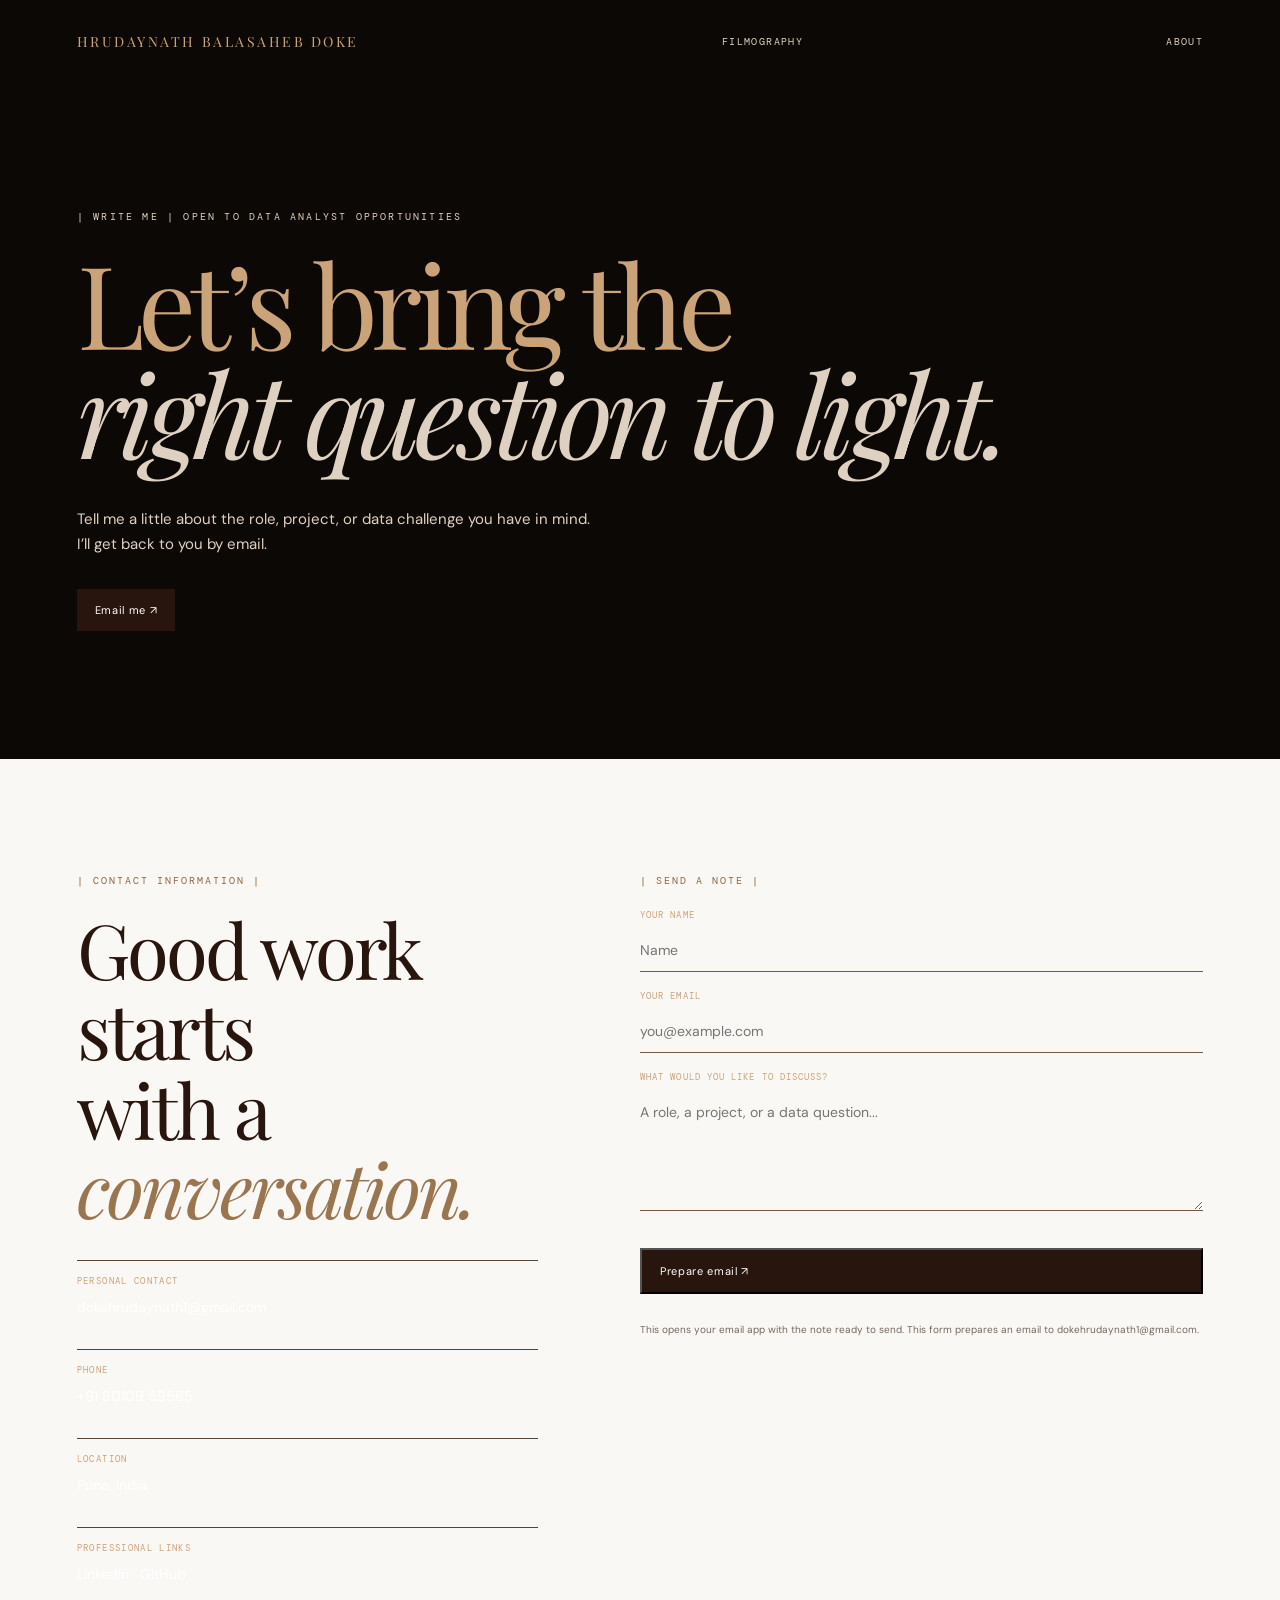
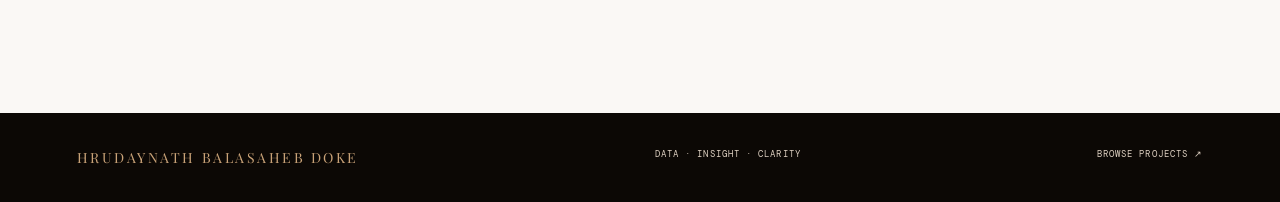
<file: contacts.html>
<!doctype html><html lang="en"><head><meta charset="utf-8"><meta name="viewport" content="width=device-width,initial-scale=1"><title>Contacts — Hrudaynath Balasaheb Doke</title><link rel="stylesheet" href="inner.css"><link rel="preconnect" href="https://fonts.googleapis.com"><link href="https://fonts.googleapis.com/css2?family=DM+Mono:wght@400;500&family=DM+Sans:wght@400;500;600;700&family=Playfair+Display:wght@400;500;600&display=swap" rel="stylesheet"></head><body><header class="bar"><a class="logo" href="index.html">Hrudaynath Balasaheb Doke</a><a class="menu" href="filmography.html">Filmography</a><a class="menu" href="index.html#about">About</a></header><main class="wrap"><section class="hero contact-hero"><div class="kicker">| Write me | Open to data analyst opportunities</div><h1>Let’s bring the<br><em>right question to light.</em></h1><p>Tell me a little about the role, project, or data challenge you have in mind. I’ll get back to you by email.</p><a class="btn" href="mailto:dokehrudaynath1@gmail.com">Email me ↗</a></section><section class="section contact-layout"><div><div class="label">| Contact information |</div><h2 class="title">Good work starts<br>with a <em>conversation.</em></h2><div class="contact-list" style="margin-top:32px"><div class="contact-item"><small>PERSONAL CONTACT</small><a href="mailto:dokehrudaynath1@gmail.com">dokehrudaynath1@gmail.com</a></div><div class="contact-item"><small>PHONE</small><a href="tel:+918010959565">+91 80109 59565</a></div><div class="contact-item"><small>LOCATION</small><span>Pune, India</span></div><div class="contact-item"><small>PROFESSIONAL LINKS</small><span><a href="https://www.linkedin.com/in/hrudaynath-balasaheb-doke-027693245/" target="_blank" rel="noreferrer">LinkedIn</a> · <a href="https://github.com/HrudayDoke" target="_blank" rel="noreferrer">GitHub</a></span></div></div></div><div><div class="label">| Send a note |</div><form class="form" id="contactForm"><label>Your name<input name="name" autocomplete="name" required placeholder="Name"></label><label>Your email<input name="email" type="email" autocomplete="email" required placeholder="you@example.com"></label><label>What would you like to discuss?<textarea name="message" required placeholder="A role, a project, or a data question..."></textarea></label><button class="btn" type="submit">Prepare email ↗</button><p style="font-size:10px;color:#75685f;line-height:1.6">This opens your email app with the note ready to send. This form prepares an email to dokehrudaynath1@gmail.com.</p></form></div></section></main><footer class="footer"><a class="logo" href="index.html">Hrudaynath Balasaheb Doke</a><span>Data · Insight · Clarity</span><a href="filmography.html">Browse projects ↗</a></footer><script>document.getElementById('contactForm').addEventListener('submit',e=>{e.preventDefault();const data=new FormData(e.currentTarget),subject=encodeURIComponent('Portfolio contact from '+data.get('name')),body=encodeURIComponent('From: '+data.get('name')+' ('+data.get('email')+')\n\n'+data.get('message'));location.href='mailto:dokehrudaynath1@gmail.com?subject='+subject+'&body='+body});</script></body></html>
</file>
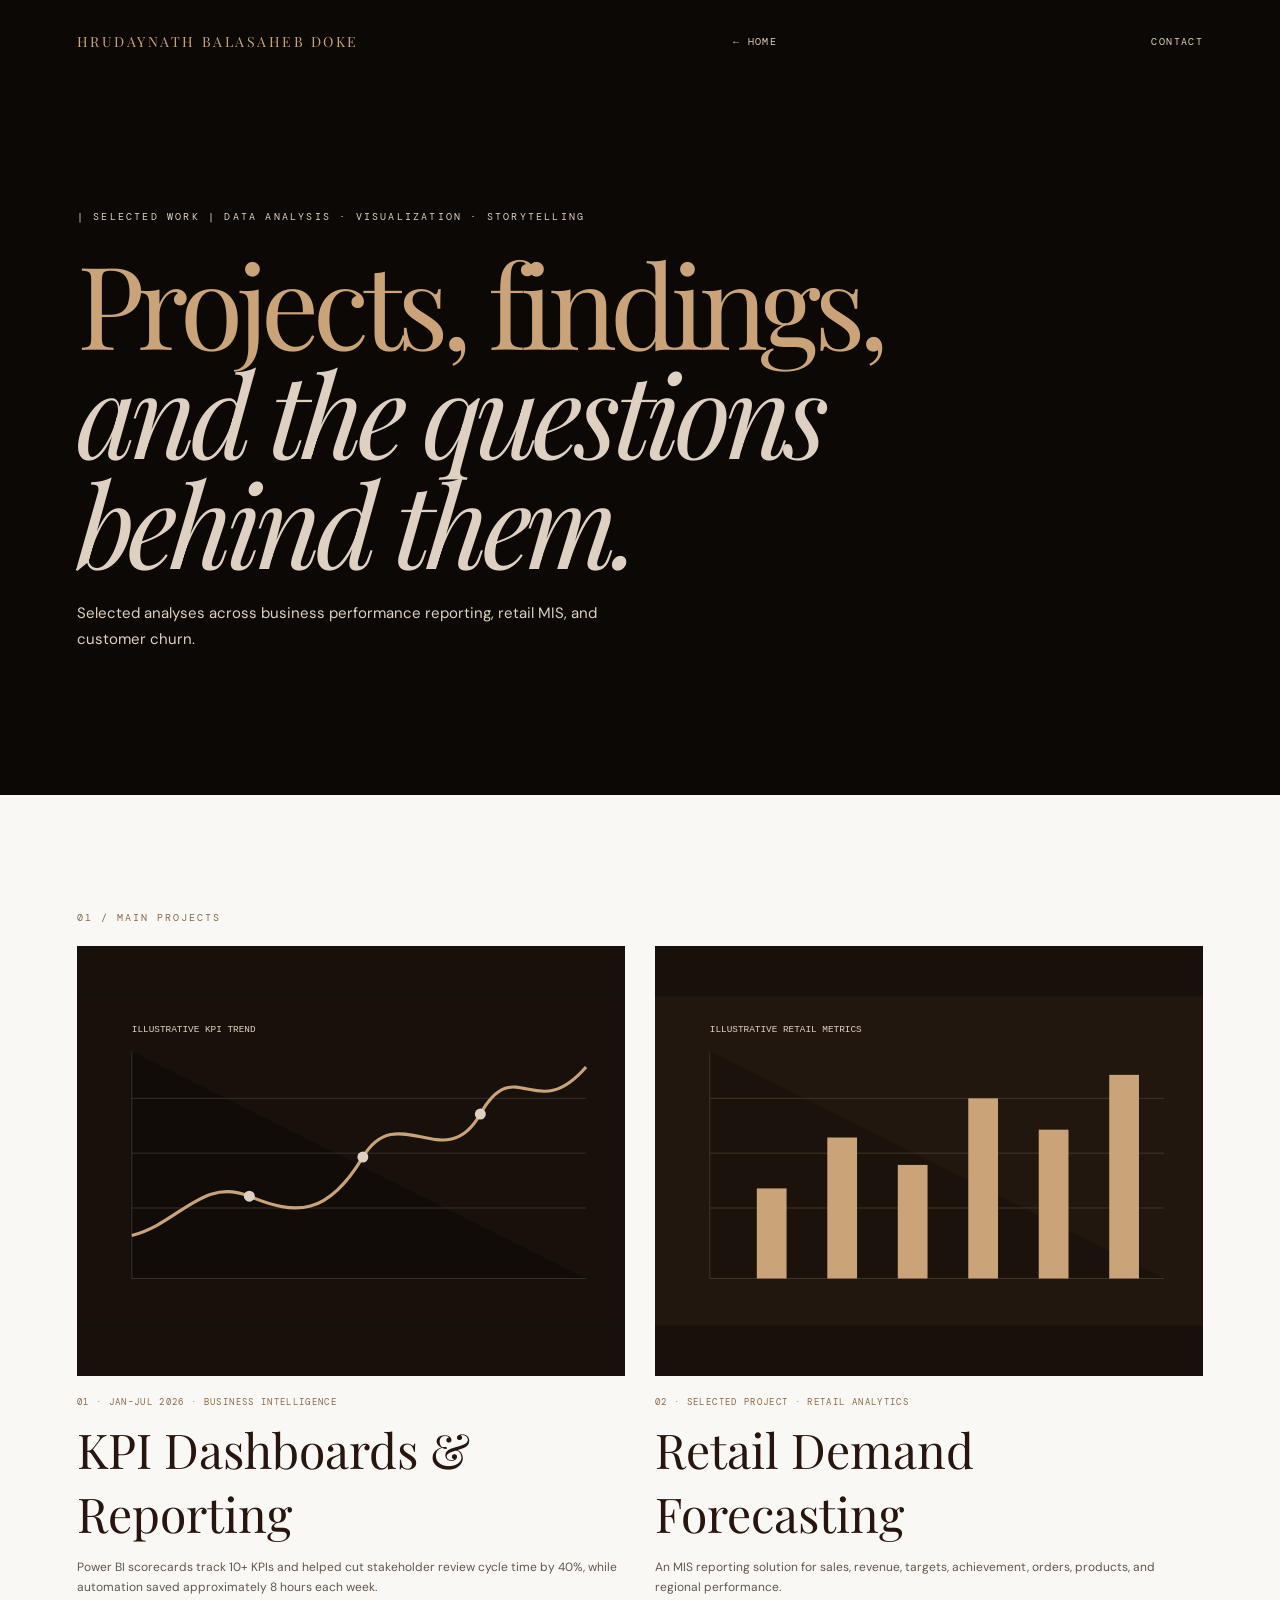
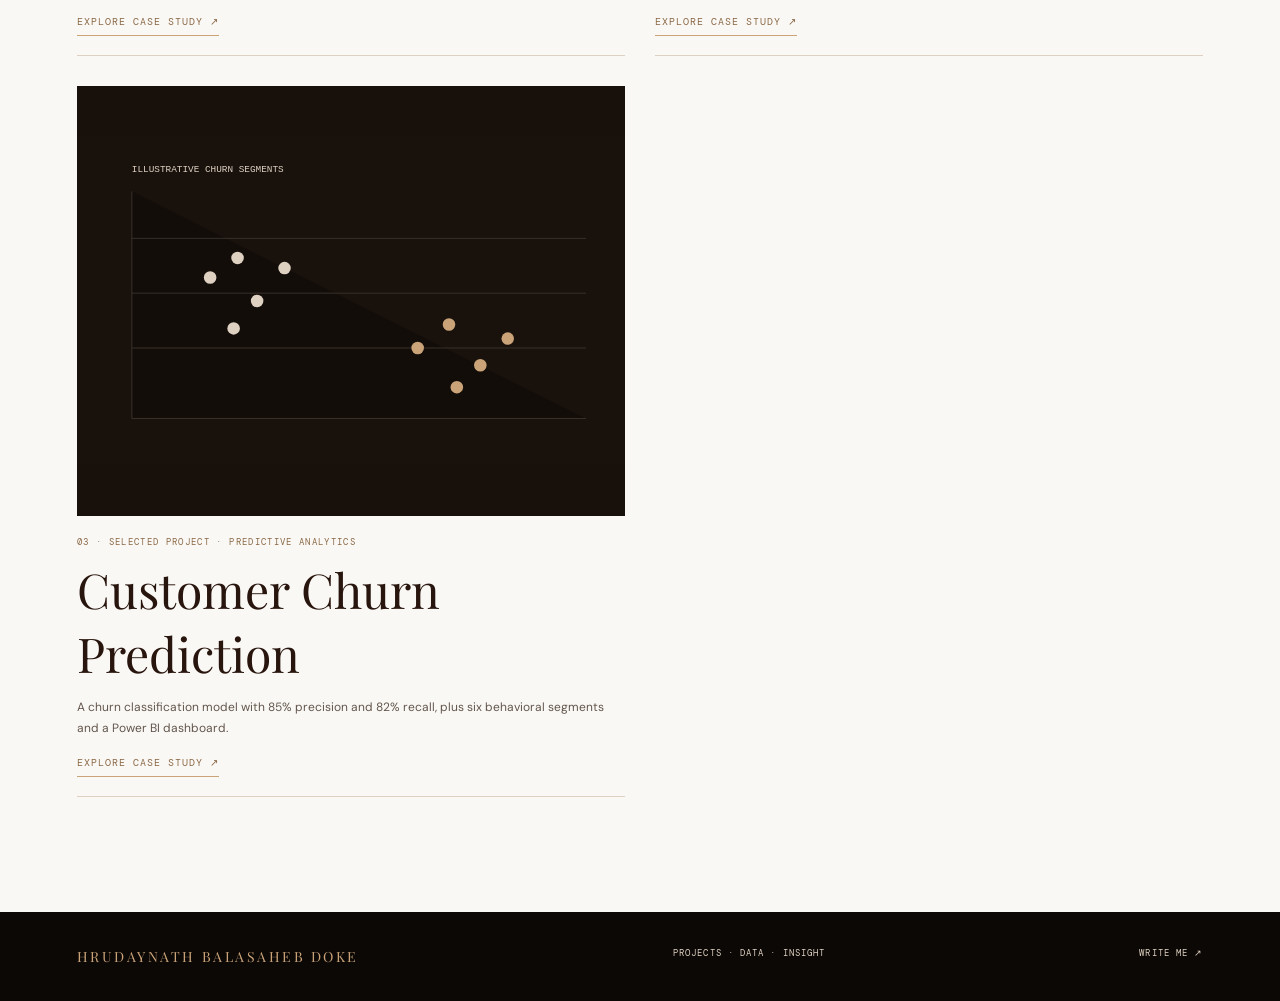
<file: filmography.html>
<!doctype html><html lang="en"><head><meta charset="utf-8"><meta name="viewport" content="width=device-width,initial-scale=1"><title>Project Filmography — Hrudaynath Balasaheb Doke</title><link rel="stylesheet" href="inner.css"><link rel="preconnect" href="https://fonts.googleapis.com"><link href="https://fonts.googleapis.com/css2?family=DM+Mono:wght@400;500&family=DM+Sans:wght@400;500;600;700&family=Playfair+Display:wght@400;500;600&display=swap" rel="stylesheet"></head><body><header class="bar"><a class="logo" href="index.html">Hrudaynath Balasaheb Doke</a><a class="menu" href="index.html">← Home</a><a class="menu" href="contacts.html">Contact</a></header><main class="wrap"><section class="hero"><div class="kicker">| Selected work | Data analysis · Visualization · Storytelling</div><h1>Projects, findings,<br><em>and the questions behind them.</em></h1><p>Selected analyses across business performance reporting, retail MIS, and customer churn.</p></section><section class="section"><div class="label">01 / Main projects</div><div class="projects"><article class="project"><a href="project.html?case=kpi-reporting"><div class="art"><svg viewBox="0 0 700 420" role="img" aria-label="Illustrative retention trend"><rect width="700" height="420" fill="#17100b"/><g stroke="#dfd1c2" opacity=".2"><path d="M70 70V360H650M70 130H650M70 200H650M70 270H650"/></g><path d="M70 305C130 290 160 230 220 255S320 280 365 205S470 230 515 150S585 165 650 90" fill="none" stroke="#caa378" stroke-width="4"/><g fill="#dfd1c2"><circle cx="220" cy="255" r="7"/><circle cx="365" cy="205" r="7"/><circle cx="515" cy="150" r="7"/></g><text x="70" y="45" fill="#dfd1c2" font-size="12" font-family="monospace">ILLUSTRATIVE KPI TREND</text></svg></div><div class="meta">01 · JAN–JUL 2026 · BUSINESS INTELLIGENCE</div><h2>KPI Dashboards & Reporting</h2><p>Power BI scorecards track 10+ KPIs and helped cut stakeholder review cycle time by 40%, while automation saved approximately 8 hours each week.</p><span class="back">Explore case study ↗</span></a></article><article class="project"><a href="project.html?case=retail-demand"><div class="art"><svg viewBox="0 0 700 420" role="img" aria-label="Illustrative seasonal demand chart"><rect width="700" height="420" fill="#21170f"/><g stroke="#dfd1c2" opacity=".2"><path d="M70 70V360H650M70 130H650M70 200H650M70 270H650"/></g><g fill="#caa378"><rect x="130" y="245" width="38" height="115"/><rect x="220" y="180" width="38" height="180"/><rect x="310" y="215" width="38" height="145"/><rect x="400" y="130" width="38" height="230"/><rect x="490" y="170" width="38" height="190"/><rect x="580" y="100" width="38" height="260"/></g><text x="70" y="45" fill="#dfd1c2" font-size="12" font-family="monospace">ILLUSTRATIVE RETAIL METRICS</text></svg></div><div class="meta">02 · SELECTED PROJECT · RETAIL ANALYTICS</div><h2>Retail Demand Forecasting</h2><p>An MIS reporting solution for sales, revenue, targets, achievement, orders, products, and regional performance.</p><span class="back">Explore case study ↗</span></a></article><article class="project"><a href="project.html?case=customer-churn"><div class="art"><svg viewBox="0 0 700 420" role="img" aria-label="Illustrative customer segment scatter plot"><rect width="700" height="420" fill="#18110c"/><g stroke="#dfd1c2" opacity=".2"><path d="M70 70V360H650M70 130H650M70 200H650M70 270H650"/></g><g fill="#dfd1c2"><circle cx="170" cy="180" r="8"/><circle cx="205" cy="155" r="8"/><circle cx="230" cy="210" r="8"/><circle cx="265" cy="168" r="8"/><circle cx="200" cy="245" r="8"/></g><g fill="#caa378"><circle cx="435" cy="270" r="8"/><circle cx="475" cy="240" r="8"/><circle cx="515" cy="292" r="8"/><circle cx="550" cy="258" r="8"/><circle cx="485" cy="320" r="8"/></g><text x="70" y="45" fill="#dfd1c2" font-size="12" font-family="monospace">ILLUSTRATIVE CHURN SEGMENTS</text></svg></div><div class="meta">03 · SELECTED PROJECT · PREDICTIVE ANALYTICS</div><h2>Customer Churn Prediction</h2><p>A churn classification model with 85% precision and 82% recall, plus six behavioral segments and a Power BI dashboard.</p><span class="back">Explore case study ↗</span></a></article></div></section></main><footer class="footer"><a class="logo" href="index.html">Hrudaynath Balasaheb Doke</a><span>Projects · Data · Insight</span><a href="contacts.html">Write me ↗</a></footer></body></html>
</file>
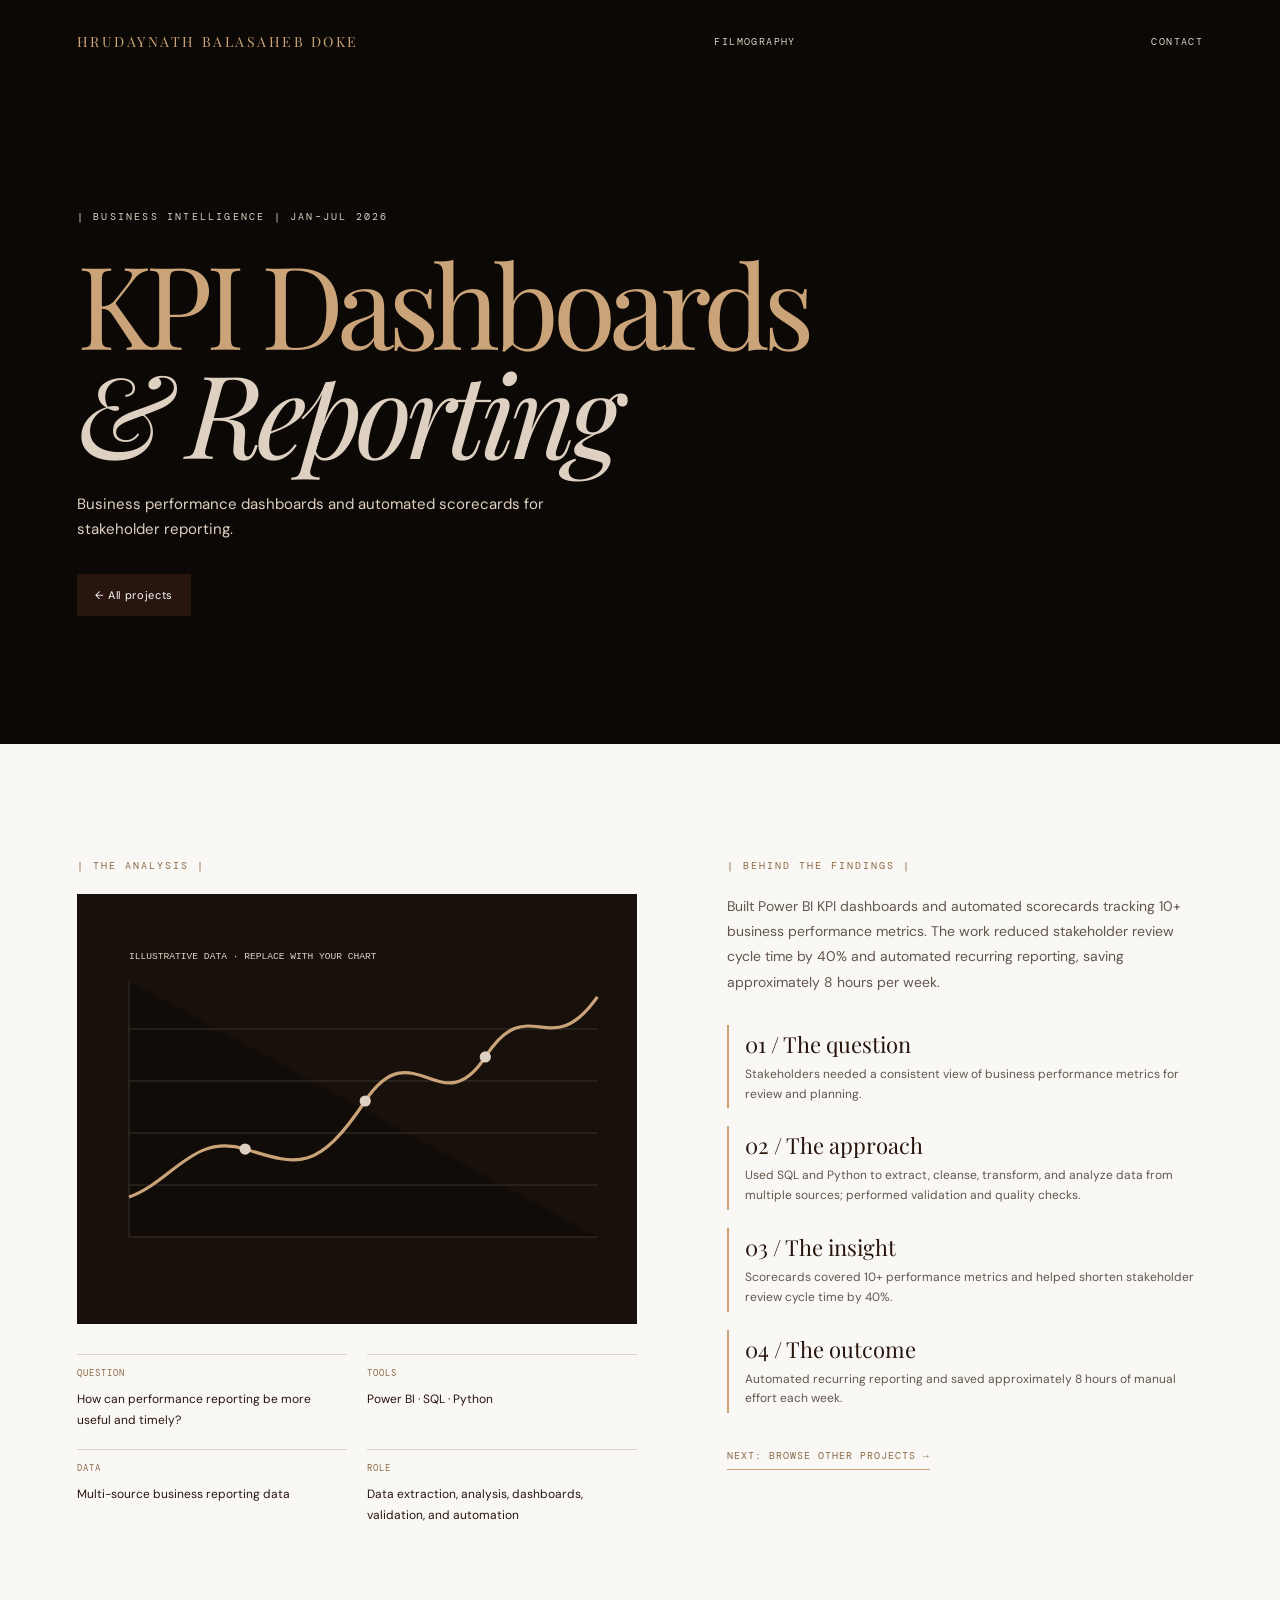
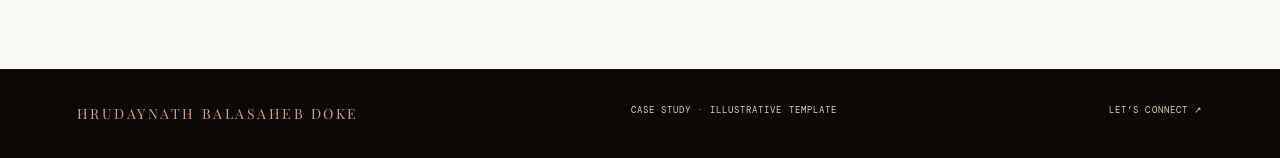
<file: project.html>
<!doctype html><html lang="en"><head><meta charset="utf-8"><meta name="viewport" content="width=device-width,initial-scale=1"><title>Case Study — Hrudaynath Balasaheb Doke</title><link rel="stylesheet" href="inner.css"><link rel="preconnect" href="https://fonts.googleapis.com"><link href="https://fonts.googleapis.com/css2?family=DM+Mono:wght@400;500&family=DM+Sans:wght@400;500;600;700&family=Playfair+Display:wght@400;500;600&display=swap" rel="stylesheet"></head><body><header class="bar"><a class="logo" href="index.html">Hrudaynath Balasaheb Doke</a><a class="menu" href="filmography.html">Filmography</a><a class="menu" href="contacts.html">Contact</a></header><main class="wrap"><section class="hero"><div class="kicker" id="projectKicker">| Case study | Business analytics · SQL · Power BI</div><h1 id="projectTitle">KPI Dashboards<br><em>& Reporting</em></h1><p id="projectLead">Business performance dashboards and automated scorecards for stakeholder reporting.</p><a class="btn" href="filmography.html">← All projects</a></section><section class="section detail"><div><div class="label">| The analysis |</div><div class="visual"><svg viewBox="0 0 700 460" role="img" aria-label="Illustrative chart for selected case study"><rect width="700" height="460" fill="#17100b"/><g stroke="#dfd1c2" opacity=".22"><path d="M65 70V390H650M65 130H650M65 195H650M65 260H650M65 325H650"/></g><path id="projectPath" d="M65 340C120 320 145 260 210 280S300 310 360 220S455 250 510 165S590 175 650 90" fill="none" stroke="#caa378" stroke-width="4"/><g fill="#dfd1c2"><circle cx="210" cy="280" r="7"/><circle cx="360" cy="220" r="7"/><circle cx="510" cy="165" r="7"/></g><text x="65" y="43" fill="#dfd1c2" font-size="12" font-family="monospace">ILLUSTRATIVE DATA · REPLACE WITH YOUR CHART</text></svg></div><div class="facts"><div class="fact"><small>QUESTION</small><span id="question">How can performance reporting be more useful and timely?</span></div><div class="fact"><small>TOOLS</small><span id="tools">Advanced Excel · SQL · Power BI</span></div><div class="fact"><small>DATA</small><span id="dataType">Multi-source business reporting data</span></div><div class="fact"><small>ROLE</small><span id="roleType">Data extraction, analysis, dashboarding, validation, and automation</span></div></div></div><div><div class="label">| Behind the findings |</div><p class="narrative" id="projectNarrative">Built Power BI KPI dashboards and automated scorecards tracking 10+ business performance metrics. The work reduced stakeholder review cycle time by 40% and automated recurring reporting, saving approximately 8 hours per week.</p><div class="steps"><article><h3>01 / The question</h3><p id="step1Text">Stakeholders needed a consistent view of business performance metrics for review and planning.</p></article><article><h3>02 / The approach</h3><p id="step2Text">Used SQL and Python to extract, cleanse, transform, and analyze data from multiple sources; performed validation and quality checks.</p></article><article><h3>03 / The insight</h3><p id="step3Text">The scorecards covered 10+ metrics and supported a 40% shorter stakeholder review cycle.</p></article><article><h3>04 / The outcome</h3><p id="step4Text">Automated recurring reporting and saved approximately 8 hours of manual effort each week.</p></article></div><a class="back" href="filmography.html">Next: browse other projects →</a></div></section></main><footer class="footer"><a class="logo" href="index.html">Hrudaynath Balasaheb Doke</a><span>Case study · Illustrative template</span><a href="contacts.html">Let’s connect ↗</a></footer><script>(()=>{const cases={"kpi-reporting":{title:"KPI Dashboards<br><em>& Reporting</em>",lead:"Business performance dashboards and automated scorecards for stakeholder reporting.",question:"How can performance reporting be more useful and timely?",tools:"Power BI · SQL · Python",kicker:"| Business intelligence | Jan–Jul 2026",data:"Multi-source business reporting data",role:"Data extraction, analysis, dashboards, validation, and automation",narrative:"Built Power BI KPI dashboards and automated scorecards tracking 10+ business performance metrics. The work reduced stakeholder review cycle time by 40% and automated recurring reporting, saving approximately 8 hours per week.",steps:["Stakeholders needed a consistent view of business performance metrics for review and planning.","Used SQL and Python to extract, cleanse, transform, and analyze data from multiple sources; performed validation and quality checks.","Scorecards covered 10+ performance metrics and helped shorten stakeholder review cycle time by 40%.","Automated recurring reporting and saved approximately 8 hours of manual effort each week."]},"retail-demand":{title:"Retail Demand<br><em>Forecasting</em>",lead:"An MIS reporting solution for sales, revenue, targets, orders, products, and regional performance.",question:"How are sales, targets, and regional results performing?",tools:"Advanced Excel · SQL · Power BI",kicker:"| Retail analytics | Selected project",data:"Retail performance data across products and regions",role:"SQL reporting, Excel analysis, Power BI dashboarding",narrative:"Developed an MIS reporting solution to track sales, revenue, targets, achievement percentage, orders, products, and regional performance. Used SQL, Advanced Excel, and Power BI to prepare management-ready analysis.",steps:["The project brought core retail performance measures into one reporting solution.","Used SQL to extract, join, filter, and aggregate data from multiple tables.","Prepared and validated MIS reports with PivotTables, XLOOKUP, SUMIFS, COUNTIFS, conditional formatting, and charts.","Built Power BI dashboards to analyze performance trends and provide management-ready insights."]},"customer-churn":{title:"Customer Churn<br><em>Prediction</em>",lead:"A churn classification model, behavioral segments, and a Power BI dashboard for at-risk customers.",question:"Which customers may be at risk of churn?",tools:"Python · Pandas · Scikit-learn · Power BI",kicker:"| Predictive analytics | Selected project",data:"Customer behavior data",role:"EDA, feature engineering, classification, segmentation, dashboarding",narrative:"Built a churn classification model achieving 85% precision and 82% recall. Used EDA and feature engineering to segment customers into six behavioral groups, then delivered a Power BI dashboard visualizing churn risk and segment-level trends.",steps:["The analysis focused on identifying customers who may be at risk of churn.","Used exploratory data analysis and feature engineering in Python and Pandas; segmented customers into six behavioral groups.","The classification model achieved 85% precision and 82% recall.","Delivered a Power BI dashboard visualizing churn risk and segment-level trends to support retention decisions."]}};const key=new URLSearchParams(location.search).get("case")||"kpi-reporting",d=cases[key]||cases["kpi-reporting"];document.getElementById("projectTitle").innerHTML=d.title;document.getElementById("projectLead").textContent=d.lead;document.getElementById("question").textContent=d.question;document.getElementById("tools").textContent=d.tools;document.getElementById("projectKicker").textContent=d.kicker;document.getElementById("projectNarrative").textContent=d.narrative;document.getElementById("dataType").textContent=d.data;document.getElementById("roleType").textContent=d.role;d.steps.forEach((t,i)=>document.getElementById("step"+(i+1)+"Text").textContent=t);document.title=d.title.replace(/<[^>]+>/g," ")+" — Hrudaynath Balasaheb Doke"})()</script></body></html>
</file>
<file: inner.css>
:root{--black:#0c0805;--dark:#28150d;--brown:#513827;--gold:#caa378;--sand:#dfd1c2;--white:#fff;--paper:#faf8f5;--muted:#75685f;--line:#dfd1c2;--serif:'Playfair Display',Georgia,serif;--sans:'DM Sans',Arial,sans-serif;--mono:'DM Mono',monospace;--gutter:clamp(22px,6vw,94px)}
*{box-sizing:border-box}html{scroll-behavior:smooth}body{margin:0;background:var(--paper);color:var(--dark);font-family:var(--sans);-webkit-font-smoothing:antialiased}a{color:inherit;text-decoration:none}button{font:inherit}.bar{height:82px;background:var(--black);color:#fff;display:flex;align-items:center;justify-content:space-between;padding:0 var(--gutter)}.logo{font:14px var(--serif);letter-spacing:.18em;text-transform:uppercase;color:var(--gold)}.menu{font:10px var(--mono);letter-spacing:.14em;text-transform:uppercase;color:var(--sand)}.wrap{max-width:1440px;margin:auto}.hero{min-height:58vh;background:var(--black);color:#fff;padding:clamp(70px,10vw,140px) var(--gutter);position:relative;overflow:hidden}.kicker{font:10px var(--mono);letter-spacing:.22em;color:var(--sand);text-transform:uppercase}.hero h1{font:400 clamp(54px,9vw,120px)/.95 var(--serif);letter-spacing:-.055em;color:var(--gold);max-width:1000px;margin:25px 0}.hero h1 em{color:var(--sand)}.hero p{font-size:15px;line-height:1.7;color:#dfd1c2;max-width:520px}.section{padding:clamp(65px,9vw,120px) var(--gutter)}.title{font:400 clamp(38px,6vw,76px)/1.05 var(--serif);letter-spacing:-.04em;margin:0}.title em{color:#9a7650}.label{font:10px var(--mono);letter-spacing:.2em;color:#8a6846;text-transform:uppercase;margin-bottom:22px}.projects{display:grid;grid-template-columns:1fr 1fr;gap:30px}.project{border-bottom:1px solid var(--line);padding-bottom:25px}.art{height:clamp(230px,36vw,430px);background:#17100b;display:grid;place-items:center;overflow:hidden}.art svg{width:100%;height:100%}.meta{font:9px var(--mono);letter-spacing:.15em;color:#8a6846;margin-top:20px}.project h2{font:400 clamp(28px,4vw,48px) var(--serif);margin:9px 0}.project p{font-size:12px;line-height:1.7;color:#62564c;max-width:580px}.btn{display:inline-flex;margin-top:16px;padding:14px 18px;background:var(--dark);color:white;font-size:11px;letter-spacing:.06em}.btn:hover{background:#8a6846}.footer{background:var(--black);color:var(--sand);padding:35px var(--gutter);display:flex;justify-content:space-between;gap:20px;font:9px var(--mono);letter-spacing:.12em;text-transform:uppercase}.contact-layout{display:grid;grid-template-columns:.9fr 1.1fr;gap:8vw}.contact-list{display:grid;gap:18px}.contact-item{border-top:1px solid #554334;padding:14px 0}.contact-item small{display:block;font:9px var(--mono);color:var(--gold);letter-spacing:.15em;text-transform:uppercase;margin-bottom:9px}.contact-item a,.contact-item span{font-size:14px;color:#fff}.form{display:grid;gap:18px}.form label{font:9px var(--mono);color:#caa378;letter-spacing:.12em;text-transform:uppercase}.form input,.form textarea{width:100%;margin-top:8px;background:transparent;border:0;border-bottom:1px solid #715b47;padding:12px 0;color:#fff;font:14px var(--sans);outline:none}.form input:focus,.form textarea:focus{border-color:var(--gold)}.form textarea{min-height:120px;resize:vertical}.detail{display:grid;grid-template-columns:1fr .85fr;gap:7vw;align-items:start}.visual{min-height:430px;background:#17100b;display:grid;place-items:center}.visual svg{width:100%;height:100%}.facts{display:grid;grid-template-columns:1fr 1fr;gap:20px;margin:30px 0}.fact{border-top:1px solid var(--line);padding-top:12px}.fact small{display:block;font:9px var(--mono);letter-spacing:.12em;color:#8a6846;margin-bottom:8px}.fact span{font-size:12px}.narrative{font-size:14px;line-height:1.8;color:#62564c}.steps{display:grid;gap:18px;margin:30px 0}.steps article{border-left:2px solid var(--gold);padding:4px 0 4px 16px}.steps h3{font:22px var(--serif);font-weight:400;margin:0 0 6px}.steps p{font-size:12px;line-height:1.65;margin:0;color:#62564c}.back{font:10px var(--mono);letter-spacing:.1em;text-transform:uppercase;color:#8a6846;border-bottom:1px solid var(--gold);padding-bottom:7px}.contact-hero{min-height:55vh;display:flex;flex-direction:column;justify-content:center}.contact-hero .btn{align-self:flex-start}@media(max-width:760px){.projects,.detail,.contact-layout{grid-template-columns:1fr}.hero{min-height:50vh}.art{height:300px}.visual{min-height:300px}.footer{flex-direction:column}}
</file>
